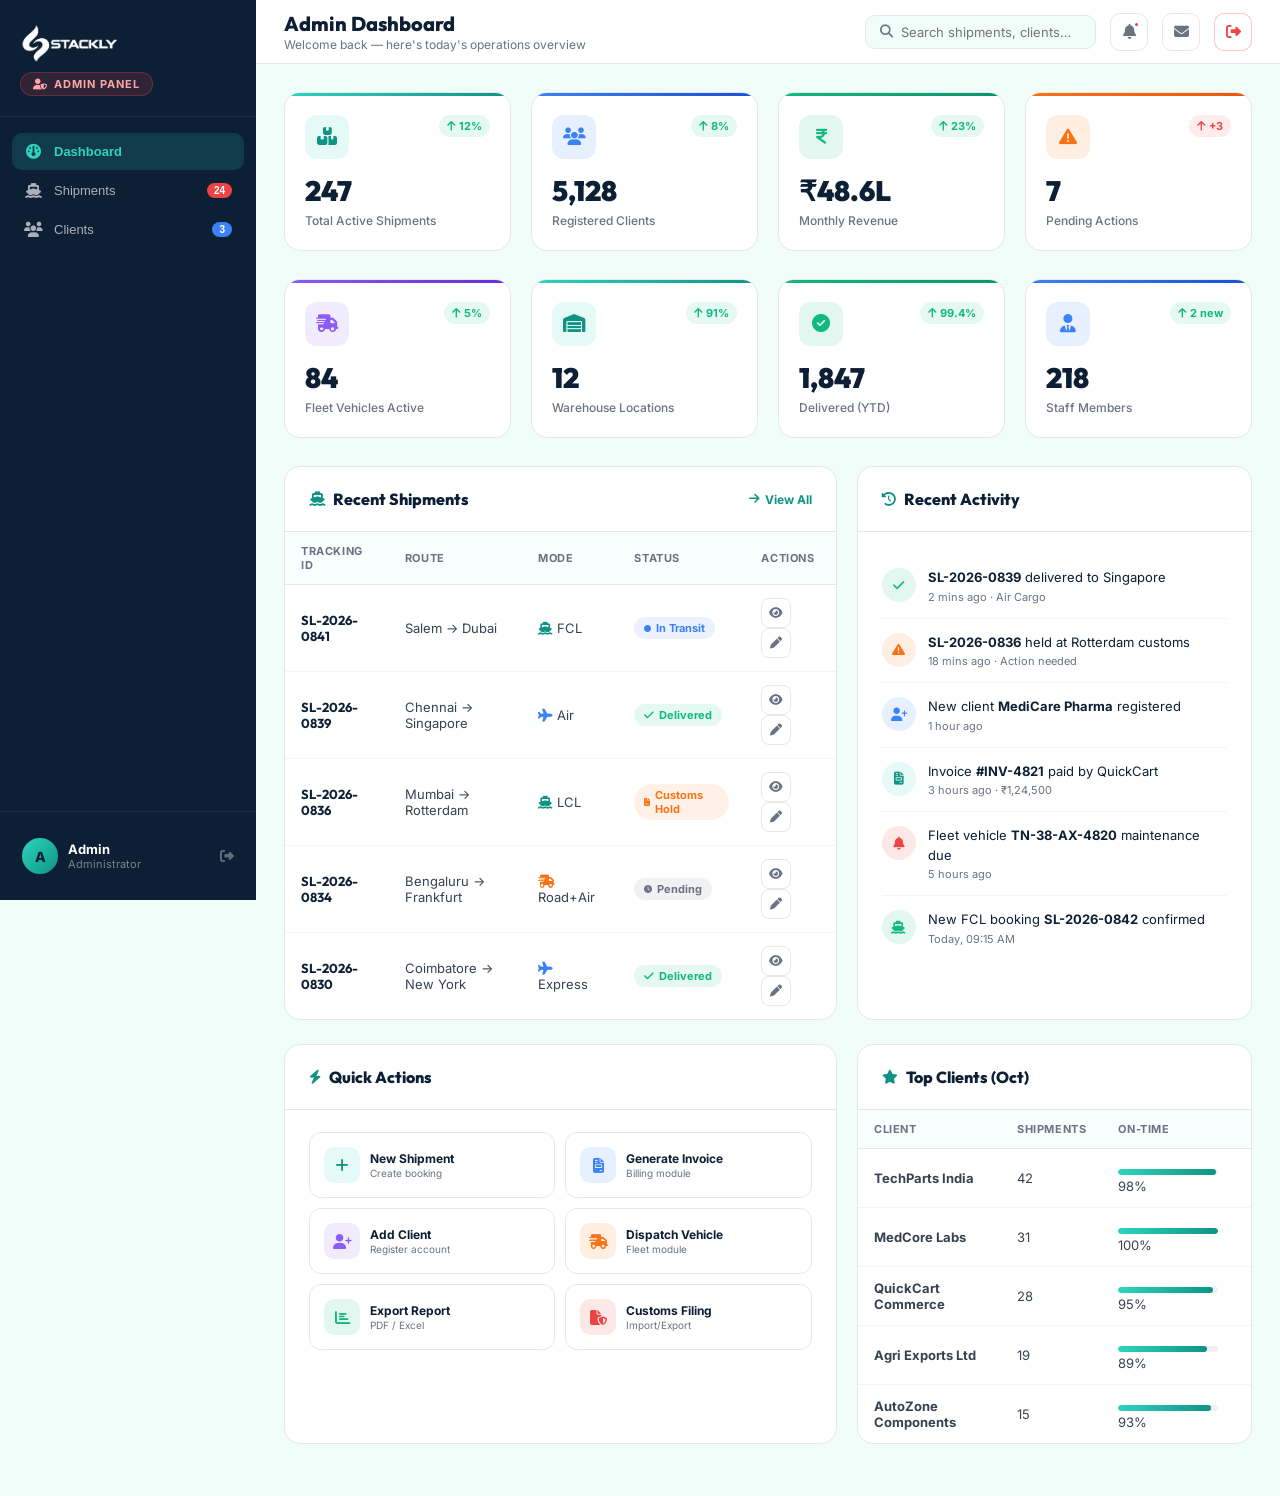
<file: admin-dashboard.html>
<!DOCTYPE html>
<html lang="en">
<head>
  <meta charset="UTF-8"/>
  <meta name="viewport" content="width=device-width,initial-scale=1.0"/>
  <title>Admin Dashboard | Stackly Logistics</title>
  <link rel="preconnect" href="https://fonts.googleapis.com"/>
  <link rel="preconnect" href="https://fonts.gstatic.com" crossorigin/>
  <link href="https://fonts.googleapis.com/css2?family=Inter:wght@300;400;500;600;700;800;900&family=Outfit:wght@300;400;500;600;700;800;900&display=swap" rel="stylesheet"/>
  <link rel="stylesheet" href="https://cdnjs.cloudflare.com/ajax/libs/font-awesome/6.5.1/css/all.min.css"/>
  <style>
    *,*::before,*::after{box-sizing:border-box;margin:0;padding:0}
    :root{
      --primary:#0d1f35;--primary2:#1a2e44;--accent:#2dd4bf;--accent-dark:#0f9484;
      --accent-light:rgba(45,212,191,.12);--white:#fff;--off:#f0fdf9;
      --text:#0d1f35;--muted:#6b7280;--border:#e5e7eb;
      --red:#ef4444;--orange:#f97316;--blue:#3b82f6;--green:#10b981;--purple:#8b5cf6;
      --sidebar-w:256px;
    }
    body{font-family:'Inter',sans-serif;background:var(--off);color:var(--text);display:flex;min-height:100vh;overflow-x:hidden}
    a{text-decoration:none;color:inherit}

    /* ── SIDEBAR ── */
    .sidebar{
      width:var(--sidebar-w);flex-shrink:0;
      background:var(--primary);
      display:flex;flex-direction:column;
      position:fixed;top:0;left:0;bottom:0;
      z-index:200;
      transition:transform .3s;
    }
    .sidebar-logo{
      padding:24px 20px 20px;
      border-bottom:1px solid rgba(255,255,255,.07);
    }
    .sidebar-logo img{height:38px;filter:brightness(0) invert(1)}
    .sidebar-role-badge{
      display:inline-flex;align-items:center;gap:6px;
      margin-top:10px;
      background:rgba(239,68,68,.15);border:1px solid rgba(239,68,68,.3);
      color:#fca5a5;font-size:11px;font-weight:700;
      letter-spacing:1px;text-transform:uppercase;
      padding:4px 12px;border-radius:50px;
    }
    .sidebar-nav{flex:1;overflow-y:auto;padding:16px 12px}
    .nav-section-label{
      font-size:10px;font-weight:700;color:rgba(255,255,255,.3);
      letter-spacing:1.5px;text-transform:uppercase;
      padding:16px 8px 8px;
    }
    .nav-item{
      display:flex;align-items:center;gap:12px;
      padding:11px 12px;border-radius:10px;
      font-size:13px;font-weight:500;color:rgba(255,255,255,.65);
      cursor:pointer;transition:all .2s;margin-bottom:2px;
      border:none;background:none;width:100%;text-align:left;
    }
    .nav-item i{width:18px;font-size:15px;text-align:center;flex-shrink:0}
    .nav-item:hover{background:rgba(255,255,255,.07);color:#fff}
    .nav-item.active{background:rgba(45,212,191,.15);color:#2dd4bf;font-weight:700}
    .nav-item .nav-badge{
      margin-left:auto;background:var(--red);color:#fff;
      font-size:10px;font-weight:700;padding:2px 7px;border-radius:50px;
    }
    .sidebar-bottom{padding:16px 12px;border-top:1px solid rgba(255,255,255,.07)}
    .sidebar-user{
      display:flex;align-items:center;gap:10px;
      padding:10px 10px;border-radius:10px;
      cursor:pointer;transition:background .2s;
    }
    .sidebar-user:hover{background:rgba(255,255,255,.07)}
    .sb-avatar{
      width:36px;height:36px;border-radius:50%;
      background:linear-gradient(135deg,#2dd4bf,#0f9484);
      display:flex;align-items:center;justify-content:center;
      font-size:14px;font-weight:800;color:#0d1f35;flex-shrink:0;
    }
    .sb-name{font-size:13px;font-weight:700;color:#fff}
    .sb-role{font-size:11px;color:rgba(255,255,255,.45)}
    .sb-signout{margin-left:auto;color:rgba(255,255,255,.35);font-size:14px;cursor:pointer;transition:color .2s}
    .sb-signout:hover{color:var(--red)}

    /* ── MAIN ── */
    .main{margin-left:var(--sidebar-w);flex:1;display:flex;flex-direction:column;min-height:100vh}

    /* ── TOP BAR ── */
    .topbar{
      background:#fff;border-bottom:1px solid var(--border);
      padding:0 28px;height:64px;
      display:flex;align-items:center;justify-content:space-between;
      position:sticky;top:0;z-index:100;
    }
    .topbar-left{display:flex;align-items:center;gap:16px}
    .page-title{font-family:'Outfit',sans-serif;font-size:20px;font-weight:800;color:var(--text)}
    .page-sub{font-size:12px;color:var(--muted);margin-top:1px}
    .topbar-right{display:flex;align-items:center;gap:14px}
    .tb-btn{
      width:38px;height:38px;border-radius:10px;border:1px solid var(--border);
      background:#fff;color:var(--muted);font-size:15px;
      display:flex;align-items:center;justify-content:center;
      cursor:pointer;transition:all .2s;position:relative;
    }
    .tb-btn:hover{border-color:var(--accent);color:var(--accent-dark)}
    .tb-dot{position:absolute;top:7px;right:7px;width:7px;height:7px;border-radius:50%;background:var(--red);border:2px solid #fff}
    .tb-search{
      display:flex;align-items:center;gap:8px;
      background:var(--off);border:1px solid var(--border);
      border-radius:10px;padding:8px 14px;font-size:13px;color:var(--muted);
    }
    .tb-search input{border:none;background:none;outline:none;font-size:13px;color:var(--text);width:180px;font-family:'Inter',sans-serif}

    /* ── CONTENT ── */
    .content{padding:28px;flex:1}

    /* ── STAT CARDS ── */
    .stats-grid{display:grid;grid-template-columns:repeat(4,1fr);gap:20px;margin-bottom:28px}
    .stat-card{
      background:#fff;border-radius:16px;padding:22px 20px;
      border:1px solid var(--border);
      display:flex;flex-direction:column;gap:4px;
      transition:transform .25s,box-shadow .25s;position:relative;overflow:hidden;
    }
    .stat-card::after{content:'';position:absolute;top:0;left:0;right:0;height:3px}
    .stat-card.teal::after{background:linear-gradient(90deg,#2dd4bf,#0f9484)}
    .stat-card.blue::after{background:linear-gradient(90deg,#3b82f6,#1d4ed8)}
    .stat-card.green::after{background:linear-gradient(90deg,#10b981,#059669)}
    .stat-card.orange::after{background:linear-gradient(90deg,#f97316,#ea580c)}
    .stat-card.purple::after{background:linear-gradient(90deg,#8b5cf6,#6d28d9)}
    .stat-card:hover{transform:translateY(-3px);box-shadow:0 10px 28px rgba(13,31,53,.1)}
    .sc-top{display:flex;align-items:flex-start;justify-content:space-between;margin-bottom:14px}
    .sc-ico{width:44px;height:44px;border-radius:12px;display:flex;align-items:center;justify-content:center;font-size:18px}
    .sc-ico.teal{background:rgba(45,212,191,.12);color:#0f9484}
    .sc-ico.blue{background:rgba(59,130,246,.12);color:#3b82f6}
    .sc-ico.green{background:rgba(16,185,129,.12);color:#10b981}
    .sc-ico.orange{background:rgba(249,115,22,.12);color:#f97316}
    .sc-ico.purple{background:rgba(139,92,246,.12);color:#8b5cf6}
    .sc-trend{font-size:11px;font-weight:700;display:flex;align-items:center;gap:4px;padding:4px 8px;border-radius:50px}
    .sc-trend.up{background:rgba(16,185,129,.1);color:#10b981}
    .sc-trend.down{background:rgba(239,68,68,.1);color:var(--red)}
    .sc-n{font-family:'Outfit',sans-serif;font-size:28px;font-weight:900;color:var(--text);line-height:1}
    .sc-l{font-size:12px;color:var(--muted);margin-top:4px;font-weight:500}

    /* ── SECTION HEADER ── */
    .sec-hdr{display:flex;align-items:center;justify-content:space-between;margin-bottom:16px}
    .sec-title{font-family:'Outfit',sans-serif;font-size:16px;font-weight:800;color:var(--text);display:flex;align-items:center;gap:8px}
    .sec-title i{font-size:14px;color:var(--accent-dark)}
    .sec-action{font-size:12px;font-weight:700;color:var(--accent-dark);cursor:pointer;display:flex;align-items:center;gap:5px}
    .sec-action:hover{color:var(--accent)}

    /* ── CARD ── */
    .card{background:#fff;border-radius:16px;border:1px solid var(--border);overflow:hidden;margin-bottom:24px}
    .card-pad{padding:22px 24px}

    /* ── TABLE ── */
    .tbl-wrap{overflow-x:auto}
    table.adm-tbl{width:100%;border-collapse:collapse}
    .adm-tbl th{
      padding:12px 16px;font-size:11px;font-weight:700;color:var(--muted);
      text-transform:uppercase;letter-spacing:.6px;text-align:left;
      background:#f8fffe;border-bottom:1px solid var(--border);
    }
    .adm-tbl td{padding:13px 16px;font-size:13px;color:#374151;border-bottom:1px solid #f3f4f6}
    .adm-tbl tr:last-child td{border-bottom:none}
    .adm-tbl tbody tr{transition:background .15s;cursor:pointer}
    .adm-tbl tbody tr:hover td{background:#f8fffe}
    .tid{font-weight:700;color:var(--text);font-family:'Outfit',sans-serif;font-size:13px}
    .badge{display:inline-flex;align-items:center;gap:5px;padding:4px 10px;border-radius:50px;font-size:11px;font-weight:700}
    .badge.transit{background:rgba(59,130,246,.1);color:#3b82f6}
    .badge.delivered{background:rgba(16,185,129,.1);color:#10b981}
    .badge.customs{background:rgba(249,115,22,.1);color:#f97316}
    .badge.pending{background:rgba(107,114,128,.1);color:var(--muted)}
    .badge.alert{background:rgba(239,68,68,.1);color:var(--red)}
    .badge.admin{background:rgba(139,92,246,.1);color:#8b5cf6}
    .badge.user{background:rgba(45,212,191,.1);color:#0f9484}
    .action-btn{
      width:30px;height:30px;border-radius:8px;border:1px solid var(--border);
      background:#fff;color:var(--muted);font-size:12px;
      display:inline-flex;align-items:center;justify-content:center;
      cursor:pointer;transition:all .2s;margin-right:4px;
    }
    .action-btn:hover{border-color:var(--accent);color:var(--accent-dark)}

    /* ── TWO COL ── */
    .two-col{display:grid;grid-template-columns:1.4fr 1fr;gap:20px}

    /* ── ACTIVITY FEED ── */
    .activity-list{display:flex;flex-direction:column}
    .activity-item{
      display:flex;align-items:flex-start;gap:12px;
      padding:14px 0;border-bottom:1px solid #f3f4f6;
    }
    .activity-item:last-child{border-bottom:none}
    .act-ico{
      width:34px;height:34px;border-radius:50%;
      display:flex;align-items:center;justify-content:center;
      font-size:13px;flex-shrink:0;
    }
    .act-ico.green{background:rgba(16,185,129,.12);color:#10b981}
    .act-ico.blue{background:rgba(59,130,246,.12);color:#3b82f6}
    .act-ico.orange{background:rgba(249,115,22,.12);color:#f97316}
    .act-ico.red{background:rgba(239,68,68,.12);color:var(--red)}
    .act-ico.teal{background:rgba(45,212,191,.12);color:#0f9484}
    .act-body{flex:1}
    .act-text{font-size:13px;color:var(--text);line-height:1.5}
    .act-text strong{font-weight:700}
    .act-time{font-size:11px;color:var(--muted);margin-top:2px}

    /* ── CLIENTS TABLE ── */
    .client-row td:first-child{font-weight:700}
    .perf-bar-wrap{background:#f0f0f0;border-radius:50px;height:6px;width:100px;overflow:hidden;display:inline-block}
    .perf-bar{height:100%;border-radius:50px;background:linear-gradient(90deg,#2dd4bf,#0f9484)}

    /* ── QUICK ACTIONS ── */
    .qa-grid{display:grid;grid-template-columns:1fr 1fr;gap:10px}
    .qa-btn{
      display:flex;align-items:center;gap:10px;
      padding:14px;border-radius:12px;border:1px solid var(--border);
      background:#fff;cursor:pointer;transition:all .2s;text-align:left;font-family:'Inter',sans-serif;
    }
    .qa-btn:hover{border-color:var(--accent);background:var(--accent-light)}
    .qa-ico{width:36px;height:36px;border-radius:10px;display:flex;align-items:center;justify-content:center;font-size:15px;flex-shrink:0}
    .qa-label{font-size:12px;font-weight:700;color:var(--text)}
    .qa-sub{font-size:10px;color:var(--muted);margin-top:1px}

    /* ── SIGN OUT MODAL ── */
    .so-overlay{display:none;position:fixed;inset:0;background:rgba(13,31,53,.65);backdrop-filter:blur(8px);z-index:9999;align-items:center;justify-content:center}
    .so-overlay.open{display:flex}
    .so-modal{background:#fff;border-radius:24px;padding:40px;max-width:400px;width:90%;text-align:center;animation:modalIn .3s ease}
    @keyframes modalIn{from{transform:scale(.88);opacity:0}to{transform:scale(1);opacity:1}}
    .so-ico{width:72px;height:72px;border-radius:50%;background:rgba(239,68,68,.1);display:flex;align-items:center;justify-content:center;font-size:28px;color:var(--red);margin:0 auto 18px}
    .so-modal h2{font-family:'Outfit',sans-serif;font-size:20px;font-weight:800;color:var(--text);margin-bottom:8px}
    .so-modal p{font-size:13px;color:var(--muted);margin-bottom:24px;line-height:1.6}
    .so-btns{display:flex;gap:10px}
    .so-cancel{flex:1;padding:12px;border-radius:50px;border:2px solid var(--border);background:#fff;color:#374151;font-size:14px;font-weight:700;cursor:pointer;font-family:'Inter',sans-serif;transition:all .2s}
    .so-cancel:hover{border-color:var(--text)}
    .so-confirm{flex:1;padding:12px;border-radius:50px;border:none;background:linear-gradient(135deg,var(--red),#dc2626);color:#fff;font-size:14px;font-weight:700;cursor:pointer;font-family:'Inter',sans-serif;display:flex;align-items:center;justify-content:center;gap:8px;transition:all .2s}
    .so-confirm:hover{opacity:.9;transform:translateY(-1px)}

    /* ── MOBILE SIDEBAR CLOSE & OVERLAY ── */
    .sidebar-close-btn{
      display:none;width:34px;height:34px;border-radius:10px;
      background:rgba(255,255,255,.08);border:1px solid rgba(255,255,255,.15);
      color:#fff;font-size:16px;cursor:pointer;
      align-items:center;justify-content:center;
      transition:all .2s;flex-shrink:0;
    }
    .sidebar-close-btn:hover{background:rgba(239,68,68,.25);color:#fca5a5;border-color:rgba(239,68,68,.4)}
    .sidebar-overlay{
      display:none;position:fixed;inset:0;background:rgba(13,31,53,.6);
      backdrop-filter:blur(4px);z-index:190;opacity:0;transition:opacity .3s ease;
    }
    .sidebar-overlay.open{display:block;opacity:1}

    /* ── SIDEBAR TOGGLE (mobile) ── */
    .hamburger-btn{display:none;background:none;border:none;cursor:pointer;font-size:20px;color:var(--text)}

    /* ── RESPONSIVE ── */
    @media(max-width:1100px){.stats-grid{grid-template-columns:repeat(2,1fr)}.two-col{grid-template-columns:1fr}}
    @media(max-width:768px){
      .sidebar{transform:translateX(-100%);box-shadow:0 0 50px rgba(0,0,0,0.5)}
      .sidebar.open{transform:translateX(0)}
      .sidebar-close-btn{display:inline-flex}
      .main{margin-left:0}
      .hamburger-btn{display:flex}
      .stats-grid{grid-template-columns:1fr 1fr}
      .content{padding:16px}
      .topbar{padding:0 16px}
    }
    @media(max-width:500px){.stats-grid{grid-template-columns:1fr}.qa-grid{grid-template-columns:1fr}}
  </style>
</head>
<body>

<!-- SIGN OUT MODAL -->
<div class="so-overlay" id="so-overlay">
  <div class="so-modal">
    <div class="so-ico"><i class="fa-solid fa-right-from-bracket"></i></div>
    <h2>Sign Out?</h2>
    <p>You'll be returned to the login screen. All unsaved changes will be lost.</p>
    <div class="so-btns">
      <button class="so-cancel" onclick="document.getElementById('so-overlay').classList.remove('open')">Cancel</button>
      <button class="so-confirm" id="so-confirm-btn" onclick="doSignOut()"><i class="fa-solid fa-right-from-bracket"></i> Sign Out</button>
    </div>
  </div>
</div>

<!-- SIDEBAR OVERLAY -->
<div class="sidebar-overlay" id="sidebar-overlay" onclick="closeSidebar()"></div>

<!-- SIDEBAR -->
<aside class="sidebar" id="sidebar">
  <div class="sidebar-logo">
    <div style="display:flex;align-items:center;justify-content:space-between;gap:12px">
      <img src="images/Logo.webp" alt="Stackly Logistics"/>
      <button class="sidebar-close-btn" id="sidebar-close-btn" onclick="closeSidebar()" aria-label="Close sidebar">
        <i class="fa-solid fa-xmark"></i>
      </button>
    </div>
    <div class="sidebar-role-badge"><i class="fa-solid fa-user-shield"></i> Admin Panel</div>
  </div>

  <nav class="sidebar-nav">
    <button class="nav-item active" id="btn-adm-overview" onclick="showSection('overview')"><i class="fa-solid fa-gauge"></i> Dashboard</button>
    <button class="nav-item" id="btn-adm-shipments" onclick="showSection('shipments')"><i class="fa-solid fa-ship"></i> Shipments <span class="nav-badge">24</span></button>
    <button class="nav-item" id="btn-adm-clients" onclick="showSection('clients')"><i class="fa-solid fa-users"></i> Clients <span class="nav-badge" style="background:#3b82f6">3</span></button>
  </nav>

  <div class="sidebar-bottom">
    <div class="sidebar-user">
      <div class="sb-avatar" id="sb-avatar">A</div>
      <div>
        <div class="sb-name" id="sb-name">Admin</div>
        <div class="sb-role">Administrator</div>
      </div>
      <i class="fa-solid fa-right-from-bracket sb-signout" onclick="document.getElementById('so-overlay').classList.add('open')" title="Sign Out"></i>
    </div>
  </div>
</aside>

<!-- MAIN -->
<div class="main">
  <!-- TOP BAR -->
  <div class="topbar">
    <div class="topbar-left">
      <button class="hamburger-btn" onclick="toggleSidebar()" aria-label="Toggle navigation">
        <i class="fa-solid fa-bars"></i>
      </button>
      <div>
        <div class="page-title" id="page-title">Admin Dashboard</div>
        <div class="page-sub" id="page-sub">Welcome back — here's today's operations overview</div>
      </div>
    </div>
    <div class="topbar-right">
      <div class="tb-search">
        <i class="fa-solid fa-magnifying-glass"></i>
        <input type="text" placeholder="Search shipments, clients…"/>
      </div>
      <button class="tb-btn"><i class="fa-solid fa-bell"></i><span class="tb-dot"></span></button>
      <button class="tb-btn"><i class="fa-solid fa-envelope"></i></button>
      <button class="tb-btn" onclick="document.getElementById('so-overlay').classList.add('open')" title="Sign Out" style="border-color:rgba(239,68,68,.3);color:var(--red)">
        <i class="fa-solid fa-right-from-bracket"></i>
      </button>
    </div>
  </div>

  <!-- CONTENT -->
  <div class="content">

    <!-- ══ OVERVIEW SECTION ══ -->
    <div id="section-overview">

      <!-- Stat Cards -->
      <div class="stats-grid">
        <div class="stat-card teal">
          <div class="sc-top">
            <div class="sc-ico teal"><i class="fa-solid fa-boxes-stacked"></i></div>
            <div class="sc-trend up"><i class="fa-solid fa-arrow-up"></i> 12%</div>
          </div>
          <div class="sc-n">247</div>
          <div class="sc-l">Total Active Shipments</div>
        </div>
        <div class="stat-card blue">
          <div class="sc-top">
            <div class="sc-ico blue"><i class="fa-solid fa-users"></i></div>
            <div class="sc-trend up"><i class="fa-solid fa-arrow-up"></i> 8%</div>
          </div>
          <div class="sc-n">5,128</div>
          <div class="sc-l">Registered Clients</div>
        </div>
        <div class="stat-card green">
          <div class="sc-top">
            <div class="sc-ico green"><i class="fa-solid fa-indian-rupee-sign"></i></div>
            <div class="sc-trend up"><i class="fa-solid fa-arrow-up"></i> 23%</div>
          </div>
          <div class="sc-n">₹48.6L</div>
          <div class="sc-l">Monthly Revenue</div>
        </div>
        <div class="stat-card orange">
          <div class="sc-top">
            <div class="sc-ico orange"><i class="fa-solid fa-triangle-exclamation"></i></div>
            <div class="sc-trend down"><i class="fa-solid fa-arrow-up"></i> +3</div>
          </div>
          <div class="sc-n">7</div>
          <div class="sc-l">Pending Actions</div>
        </div>
      </div>

      <div class="stats-grid" style="margin-bottom:28px">
        <div class="stat-card purple">
          <div class="sc-top">
            <div class="sc-ico purple"><i class="fa-solid fa-truck-fast"></i></div>
            <div class="sc-trend up"><i class="fa-solid fa-arrow-up"></i> 5%</div>
          </div>
          <div class="sc-n">84</div>
          <div class="sc-l">Fleet Vehicles Active</div>
        </div>
        <div class="stat-card teal">
          <div class="sc-top">
            <div class="sc-ico teal"><i class="fa-solid fa-warehouse"></i></div>
            <div class="sc-trend up"><i class="fa-solid fa-arrow-up"></i> 91%</div>
          </div>
          <div class="sc-n">12</div>
          <div class="sc-l">Warehouse Locations</div>
        </div>
        <div class="stat-card green">
          <div class="sc-top">
            <div class="sc-ico green"><i class="fa-solid fa-circle-check"></i></div>
            <div class="sc-trend up"><i class="fa-solid fa-arrow-up"></i> 99.4%</div>
          </div>
          <div class="sc-n">1,847</div>
          <div class="sc-l">Delivered (YTD)</div>
        </div>
        <div class="stat-card blue">
          <div class="sc-top">
            <div class="sc-ico blue"><i class="fa-solid fa-user-tie"></i></div>
            <div class="sc-trend up"><i class="fa-solid fa-arrow-up"></i> 2 new</div>
          </div>
          <div class="sc-n">218</div>
          <div class="sc-l">Staff Members</div>
        </div>
      </div>

      <!-- Two-column: Shipments + Activity -->
      <div class="two-col">
        <!-- Recent Shipments -->
        <div class="card">
          <div class="card-pad" style="border-bottom:1px solid var(--border)">
            <div class="sec-hdr" style="margin-bottom:0">
              <div class="sec-title"><i class="fa-solid fa-ship"></i> Recent Shipments</div>
              <div class="sec-action" onclick="showSection('shipments')"><i class="fa-solid fa-arrow-right"></i> View All</div>
            </div>
          </div>
          <div class="tbl-wrap">
            <table class="adm-tbl">
              <thead><tr><th>Tracking ID</th><th>Route</th><th>Mode</th><th>Status</th><th>Actions</th></tr></thead>
              <tbody>
                <tr><td><span class="tid">SL-2026-0841</span></td><td>Salem → Dubai</td><td><i class="fa-solid fa-ship" style="color:#0f9484"></i> FCL</td><td><span class="badge transit"><i class="fa-solid fa-circle" style="font-size:7px"></i> In Transit</span></td><td><button class="action-btn" title="View"><i class="fa-solid fa-eye"></i></button><button class="action-btn" title="Edit"><i class="fa-solid fa-pen"></i></button></td></tr>
                <tr><td><span class="tid">SL-2026-0839</span></td><td>Chennai → Singapore</td><td><i class="fa-solid fa-plane" style="color:#3b82f6"></i> Air</td><td><span class="badge delivered"><i class="fa-solid fa-check"></i> Delivered</span></td><td><button class="action-btn" title="View"><i class="fa-solid fa-eye"></i></button><button class="action-btn" title="Edit"><i class="fa-solid fa-pen"></i></button></td></tr>
                <tr><td><span class="tid">SL-2026-0836</span></td><td>Mumbai → Rotterdam</td><td><i class="fa-solid fa-ship" style="color:#0f9484"></i> LCL</td><td><span class="badge customs"><i class="fa-solid fa-file-contract" style="font-size:8px"></i> Customs Hold</span></td><td><button class="action-btn" title="View"><i class="fa-solid fa-eye"></i></button><button class="action-btn" title="Edit"><i class="fa-solid fa-pen"></i></button></td></tr>
                <tr><td><span class="tid">SL-2026-0834</span></td><td>Bengaluru → Frankfurt</td><td><i class="fa-solid fa-truck-fast" style="color:#f97316"></i> Road+Air</td><td><span class="badge pending"><i class="fa-solid fa-clock" style="font-size:8px"></i> Pending</span></td><td><button class="action-btn" title="View"><i class="fa-solid fa-eye"></i></button><button class="action-btn" title="Edit"><i class="fa-solid fa-pen"></i></button></td></tr>
                <tr><td><span class="tid">SL-2026-0830</span></td><td>Coimbatore → New York</td><td><i class="fa-solid fa-plane" style="color:#3b82f6"></i> Express</td><td><span class="badge delivered"><i class="fa-solid fa-check"></i> Delivered</span></td><td><button class="action-btn" title="View"><i class="fa-solid fa-eye"></i></button><button class="action-btn" title="Edit"><i class="fa-solid fa-pen"></i></button></td></tr>
              </tbody>
            </table>
          </div>
        </div>

        <!-- Activity Feed -->
        <div class="card">
          <div class="card-pad" style="border-bottom:1px solid var(--border)">
            <div class="sec-title"><i class="fa-solid fa-clock-rotate-left"></i> Recent Activity</div>
          </div>
          <div class="card-pad">
            <div class="activity-list">
              <div class="activity-item"><div class="act-ico green"><i class="fa-solid fa-check"></i></div><div class="act-body"><div class="act-text"><strong>SL-2026-0839</strong> delivered to Singapore</div><div class="act-time">2 mins ago · Air Cargo</div></div></div>
              <div class="activity-item"><div class="act-ico orange"><i class="fa-solid fa-triangle-exclamation"></i></div><div class="act-body"><div class="act-text"><strong>SL-2026-0836</strong> held at Rotterdam customs</div><div class="act-time">18 mins ago · Action needed</div></div></div>
              <div class="activity-item"><div class="act-ico blue"><i class="fa-solid fa-user-plus"></i></div><div class="act-body"><div class="act-text">New client <strong>MediCare Pharma</strong> registered</div><div class="act-time">1 hour ago</div></div></div>
              <div class="activity-item"><div class="act-ico teal"><i class="fa-solid fa-file-invoice"></i></div><div class="act-body"><div class="act-text">Invoice <strong>#INV-4821</strong> paid by QuickCart</div><div class="act-time">3 hours ago · ₹1,24,500</div></div></div>
              <div class="activity-item"><div class="act-ico red"><i class="fa-solid fa-bell"></i></div><div class="act-body"><div class="act-text">Fleet vehicle <strong>TN-38-AX-4820</strong> maintenance due</div><div class="act-time">5 hours ago</div></div></div>
              <div class="activity-item"><div class="act-ico green"><i class="fa-solid fa-ship"></i></div><div class="act-body"><div class="act-text">New FCL booking <strong>SL-2026-0842</strong> confirmed</div><div class="act-time">Today, 09:15 AM</div></div></div>
            </div>
          </div>
        </div>
      </div>

      <!-- Quick Actions + Top Clients -->
      <div class="two-col">
        <div class="card">
          <div class="card-pad" style="border-bottom:1px solid var(--border)">
            <div class="sec-title"><i class="fa-solid fa-bolt"></i> Quick Actions</div>
          </div>
          <div class="card-pad">
            <div class="qa-grid">
              <button class="qa-btn" onclick="alert('Create shipment — coming soon!')"><div class="qa-ico" style="background:rgba(45,212,191,.12);color:#0f9484"><i class="fa-solid fa-plus"></i></div><div><div class="qa-label">New Shipment</div><div class="qa-sub">Create booking</div></div></button>
              <button class="qa-btn" onclick="alert('Invoice generator — coming soon!')"><div class="qa-ico" style="background:rgba(59,130,246,.12);color:#3b82f6"><i class="fa-solid fa-file-invoice"></i></div><div><div class="qa-label">Generate Invoice</div><div class="qa-sub">Billing module</div></div></button>
              <button class="qa-btn" onclick="showSection('clients')"><div class="qa-ico" style="background:rgba(139,92,246,.12);color:#8b5cf6"><i class="fa-solid fa-user-plus"></i></div><div><div class="qa-label">Add Client</div><div class="qa-sub">Register account</div></div></button>
              <button class="qa-btn" onclick="alert('Fleet dispatch — coming soon!')"><div class="qa-ico" style="background:rgba(249,115,22,.12);color:#f97316"><i class="fa-solid fa-truck-fast"></i></div><div><div class="qa-label">Dispatch Vehicle</div><div class="qa-sub">Fleet module</div></div></button>
              <button class="qa-btn" onclick="alert('Report generator — coming soon!')"><div class="qa-ico" style="background:rgba(16,185,129,.12);color:#10b981"><i class="fa-solid fa-chart-bar"></i></div><div><div class="qa-label">Export Report</div><div class="qa-sub">PDF / Excel</div></div></button>
              <button class="qa-btn" onclick="alert('Customs filing — coming soon!')"><div class="qa-ico" style="background:rgba(239,68,68,.12);color:var(--red)"><i class="fa-solid fa-file-shield"></i></div><div><div class="qa-label">Customs Filing</div><div class="qa-sub">Import/Export</div></div></button>
            </div>
          </div>
        </div>

        <div class="card">
          <div class="card-pad" style="border-bottom:1px solid var(--border)">
            <div class="sec-title"><i class="fa-solid fa-star"></i> Top Clients (Oct)</div>
          </div>
          <div class="card-pad" style="padding:0">
            <table class="adm-tbl">
              <thead><tr><th>Client</th><th>Shipments</th><th>On-Time</th></tr></thead>
              <tbody>
                <tr class="client-row"><td>TechParts India</td><td>42</td><td><div class="perf-bar-wrap"><div class="perf-bar" style="width:98%"></div></div> 98%</td></tr>
                <tr class="client-row"><td>MedCore Labs</td><td>31</td><td><div class="perf-bar-wrap"><div class="perf-bar" style="width:100%"></div></div> 100%</td></tr>
                <tr class="client-row"><td>QuickCart Commerce</td><td>28</td><td><div class="perf-bar-wrap"><div class="perf-bar" style="width:95%"></div></div> 95%</td></tr>
                <tr class="client-row"><td>Agri Exports Ltd</td><td>19</td><td><div class="perf-bar-wrap"><div class="perf-bar" style="width:89%"></div></div> 89%</td></tr>
                <tr class="client-row"><td>AutoZone Components</td><td>15</td><td><div class="perf-bar-wrap"><div class="perf-bar" style="width:93%"></div></div> 93%</td></tr>
              </tbody>
            </table>
          </div>
        </div>
      </div>
    </div>

    <!-- ══ SHIPMENTS SECTION ══ -->
    <div id="section-shipments" style="display:none">
      <div class="card">
        <div class="card-pad" style="border-bottom:1px solid var(--border);display:flex;align-items:center;justify-content:space-between">
          <div class="sec-title"><i class="fa-solid fa-ship"></i> All Shipments</div>
          <button style="display:inline-flex;align-items:center;gap:8px;padding:10px 18px;border-radius:50px;background:linear-gradient(135deg,#2dd4bf,#0f9484);color:#fff;font-weight:700;font-size:13px;border:none;cursor:pointer;font-family:'Inter',sans-serif" onclick="alert('New shipment form — coming soon!')">
            <i class="fa-solid fa-plus"></i> New Shipment
          </button>
        </div>
        <div class="card-pad" style="border-bottom:1px solid var(--border);display:flex;gap:10px;flex-wrap:wrap">
          <button class="badge transit" style="cursor:pointer;padding:7px 14px">All (247)</button>
          <button class="badge transit" style="cursor:pointer;padding:7px 14px"><i class="fa-solid fa-circle" style="font-size:7px"></i> In Transit (98)</button>
          <button class="badge delivered" style="cursor:pointer;padding:7px 14px"><i class="fa-solid fa-check"></i> Delivered (132)</button>
          <button class="badge customs" style="cursor:pointer;padding:7px 14px"><i class="fa-solid fa-file-contract" style="font-size:8px"></i> Customs Hold (9)</button>
          <button class="badge pending" style="cursor:pointer;padding:7px 14px"><i class="fa-solid fa-clock" style="font-size:8px"></i> Pending (8)</button>
        </div>
        <div class="tbl-wrap">
          <table class="adm-tbl">
            <thead><tr><th>Tracking ID</th><th>Client</th><th>Origin</th><th>Destination</th><th>Mode</th><th>Weight</th><th>Status</th><th>ETA</th><th>Actions</th></tr></thead>
            <tbody>
              <tr><td><span class="tid">SL-2026-0841</span></td><td>TechParts India</td><td>Salem, IN</td><td>Dubai, UAE</td><td><i class="fa-solid fa-ship" style="color:#0f9484"></i> Ocean FCL</td><td>4,200 kg</td><td><span class="badge transit"><i class="fa-solid fa-circle" style="font-size:7px"></i> In Transit</span></td><td>Oct 12</td><td><button class="action-btn" title="View"><i class="fa-solid fa-eye"></i></button><button class="action-btn" title="Edit"><i class="fa-solid fa-pen"></i></button><button class="action-btn" title="Delete" style="color:var(--red)"><i class="fa-solid fa-trash"></i></button></td></tr>
              <tr><td><span class="tid">SL-2026-0839</span></td><td>MedCore Labs</td><td>Chennai, IN</td><td>Singapore</td><td><i class="fa-solid fa-plane" style="color:#3b82f6"></i> Air Cargo</td><td>380 kg</td><td><span class="badge delivered"><i class="fa-solid fa-check"></i> Delivered</span></td><td>Oct 04</td><td><button class="action-btn" title="View"><i class="fa-solid fa-eye"></i></button><button class="action-btn" title="Edit"><i class="fa-solid fa-pen"></i></button><button class="action-btn" title="Delete" style="color:var(--red)"><i class="fa-solid fa-trash"></i></button></td></tr>
              <tr><td><span class="tid">SL-2026-0836</span></td><td>QuickCart Commerce</td><td>Mumbai, IN</td><td>Rotterdam, NL</td><td><i class="fa-solid fa-ship" style="color:#0f9484"></i> Ocean LCL</td><td>1,750 kg</td><td><span class="badge customs"><i class="fa-solid fa-file-contract" style="font-size:8px"></i> Customs Hold</span></td><td>Oct 18</td><td><button class="action-btn" title="View"><i class="fa-solid fa-eye"></i></button><button class="action-btn" title="Edit"><i class="fa-solid fa-pen"></i></button><button class="action-btn" title="Delete" style="color:var(--red)"><i class="fa-solid fa-trash"></i></button></td></tr>
              <tr><td><span class="tid">SL-2026-0834</span></td><td>Agri Exports Ltd</td><td>Bengaluru, IN</td><td>Frankfurt, DE</td><td><i class="fa-solid fa-truck-fast" style="color:#f97316"></i> Road+Air</td><td>820 kg</td><td><span class="badge pending"><i class="fa-solid fa-clock" style="font-size:8px"></i> Pending</span></td><td>Oct 20</td><td><button class="action-btn" title="View"><i class="fa-solid fa-eye"></i></button><button class="action-btn" title="Edit"><i class="fa-solid fa-pen"></i></button><button class="action-btn" title="Delete" style="color:var(--red)"><i class="fa-solid fa-trash"></i></button></td></tr>
              <tr><td><span class="tid">SL-2026-0830</span></td><td>AutoZone Components</td><td>Coimbatore, IN</td><td>New York, US</td><td><i class="fa-solid fa-plane" style="color:#3b82f6"></i> Air Express</td><td>150 kg</td><td><span class="badge delivered"><i class="fa-solid fa-check"></i> Delivered</span></td><td>Oct 01</td><td><button class="action-btn" title="View"><i class="fa-solid fa-eye"></i></button><button class="action-btn" title="Edit"><i class="fa-solid fa-pen"></i></button><button class="action-btn" title="Delete" style="color:var(--red)"><i class="fa-solid fa-trash"></i></button></td></tr>
            </tbody>
          </table>
        </div>
      </div>
    </div>

    <!-- ══ CLIENTS SECTION ══ -->
    <div id="section-clients" style="display:none">
      <div class="card">
        <div class="card-pad" style="border-bottom:1px solid var(--border);display:flex;align-items:center;justify-content:space-between">
          <div class="sec-title"><i class="fa-solid fa-users"></i> Client Management</div>
          <button style="display:inline-flex;align-items:center;gap:8px;padding:10px 18px;border-radius:50px;background:linear-gradient(135deg,#2dd4bf,#0f9484);color:#fff;font-weight:700;font-size:13px;border:none;cursor:pointer;font-family:'Inter',sans-serif" onclick="alert('Add client form — coming soon!')">
            <i class="fa-solid fa-user-plus"></i> Add Client
          </button>
        </div>
        <div class="tbl-wrap">
          <table class="adm-tbl">
            <thead><tr><th>Client</th><th>Type</th><th>Shipments</th><th>Revenue</th><th>Status</th><th>Joined</th><th>Actions</th></tr></thead>
            <tbody>
              <tr><td><strong>TechParts India Pvt Ltd</strong><div style="font-size:11px;color:var(--muted)">rajiv.menon@techparts.in</div></td><td><span class="badge transit">Enterprise</span></td><td>42</td><td>₹8,40,000</td><td><span class="badge delivered">Active</span></td><td>Jan 2022</td><td><button class="action-btn" title="View"><i class="fa-solid fa-eye"></i></button><button class="action-btn" title="Edit"><i class="fa-solid fa-pen"></i></button></td></tr>
              <tr><td><strong>MedCore Labs</strong><div style="font-size:11px;color:var(--muted)">priya.nair@medcore.com</div></td><td><span class="badge transit">Enterprise</span></td><td>31</td><td>₹6,20,000</td><td><span class="badge delivered">Active</span></td><td>Mar 2021</td><td><button class="action-btn" title="View"><i class="fa-solid fa-eye"></i></button><button class="action-btn" title="Edit"><i class="fa-solid fa-pen"></i></button></td></tr>
              <tr><td><strong>QuickCart Commerce</strong><div style="font-size:11px;color:var(--muted)">arjun@quickcart.in</div></td><td><span class="badge" style="background:rgba(249,115,22,.1);color:#f97316">Business</span></td><td>28</td><td>₹3,50,000</td><td><span class="badge delivered">Active</span></td><td>Jun 2023</td><td><button class="action-btn" title="View"><i class="fa-solid fa-eye"></i></button><button class="action-btn" title="Edit"><i class="fa-solid fa-pen"></i></button></td></tr>
              <tr><td><strong>Agri Exports Ltd</strong><div style="font-size:11px;color:var(--muted)">agri@exports.co.in</div></td><td><span class="badge" style="background:rgba(249,115,22,.1);color:#f97316">Business</span></td><td>19</td><td>₹2,10,000</td><td><span class="badge pending">Inactive</span></td><td>Sep 2022</td><td><button class="action-btn" title="View"><i class="fa-solid fa-eye"></i></button><button class="action-btn" title="Edit"><i class="fa-solid fa-pen"></i></button></td></tr>
              <tr><td><strong>AutoZone Components</strong><div style="font-size:11px;color:var(--muted)">auto@azone.in</div></td><td><span class="badge" style="background:rgba(139,92,246,.1);color:#8b5cf6">Standard</span></td><td>15</td><td>₹1,80,000</td><td><span class="badge delivered">Active</span></td><td>Feb 2024</td><td><button class="action-btn" title="View"><i class="fa-solid fa-eye"></i></button><button class="action-btn" title="Edit"><i class="fa-solid fa-pen"></i></button></td></tr>
            </tbody>
          </table>
        </div>
      </div>
    </div>

  </div><!-- /content -->
</div><!-- /main -->

<script>
  // ── Load admin session ─────────────────────────
  (function(){
    let raw = sessionStorage.getItem('sl_user');
    if(!raw){
      // Default to demo admin session if accessed directly
      const demo = { id: 'admin', role: 'admin' };
      sessionStorage.setItem('sl_user', JSON.stringify(demo));
      raw = JSON.stringify(demo);
    }
    const u = JSON.parse(raw);
    let name = u.name;
    if(!name){
      if(u.id && u.id.includes('@')){
        let part = u.id.split('@')[0].replace(/[0-9._-]+/g, ' ').trim();
        name = part ? part.split(' ').map(w=>w.charAt(0).toUpperCase()+w.slice(1)).join(' ') : u.id.split('@')[0];
      } else if(u.id){
        name = u.id.charAt(0).toUpperCase() + u.id.slice(1);
      } else {
        name = 'Admin';
      }
    }
    const init = name.charAt(0).toUpperCase() || 'A';
    const av = document.getElementById('sb-avatar');
    const nm = document.getElementById('sb-name');
    if (av) av.textContent = init;
    if (nm) nm.textContent = name;
  })();

  // ── Section switching ──────────────────────────
  function showSection(name){
    ['overview','shipments','clients'].forEach(s=>{
      const el = document.getElementById('section-'+s);
      if(el) el.style.display = s===name ? '' : 'none';
    });
    const titles = {
      overview:  ['Admin Dashboard','Welcome back — today\'s operations overview'],
      shipments: ['Shipment Management','View, filter and manage all active shipments'],
      clients:   ['Client Management','Manage registered clients and accounts']
    };
    document.getElementById('page-title').textContent = titles[name][0];
    document.getElementById('page-sub').textContent   = titles[name][1];
    document.querySelectorAll('.sidebar-nav .nav-item').forEach(i=>i.classList.remove('active'));
    const btn = document.getElementById('btn-adm-' + name);
    if(btn) btn.classList.add('active');
    closeSidebar();
  }

  // ── Mobile Sidebar Controls ──────────────────────
  function toggleSidebar(){
    const sb = document.getElementById('sidebar');
    const so = document.getElementById('sidebar-overlay');
    if(sb) sb.classList.toggle('open');
    if(so) so.classList.toggle('open');
  }
  function closeSidebar(){
    const sb = document.getElementById('sidebar');
    const so = document.getElementById('sidebar-overlay');
    if(sb) sb.classList.remove('open');
    if(so) so.classList.remove('open');
  }

  // ── Sign out ───────────────────────────────────
  function doSignOut(){
    const btn = document.getElementById('so-confirm-btn');
    btn.innerHTML = '<i class="fa-solid fa-spinner fa-spin"></i> Signing out…';
    btn.disabled = true;
    sessionStorage.removeItem('sl_user');
    setTimeout(()=>{ window.location.href='login.html'; }, 900);
  }
</script>
</body>
</html>
</file>
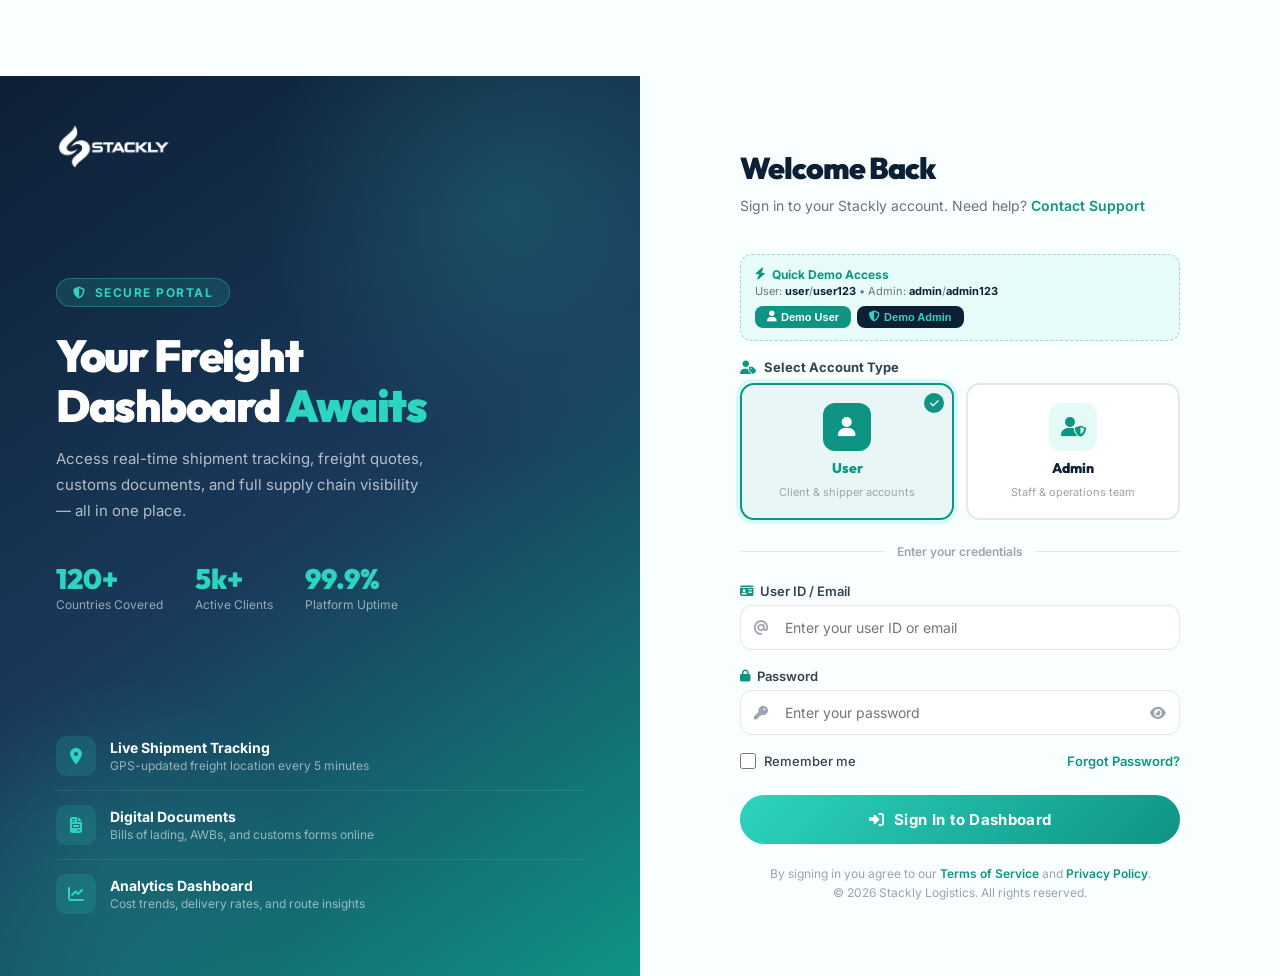
<file: login.html>
<!DOCTYPE html>
<html lang="en">
<head>
  <meta charset="UTF-8" />
  <meta name="viewport" content="width=device-width, initial-scale=1.0" />
  <title>Login | Stackly Logistics</title>
  <meta name="description" content="Log in to your Stackly Logistics account to manage shipments, track freight, and access your logistics dashboard." />
  <link rel="preconnect" href="https://fonts.googleapis.com" />
  <link rel="preconnect" href="https://fonts.gstatic.com" crossorigin />
  <link href="https://fonts.googleapis.com/css2?family=Inter:wght@300;400;500;600;700;800;900&family=Outfit:wght@300;400;500;600;700;800;900&display=swap" rel="stylesheet" />
  <link rel="stylesheet" href="https://cdnjs.cloudflare.com/ajax/libs/font-awesome/6.5.1/css/all.min.css" />
  <link rel="stylesheet" href="style.css" />
  <style>
    /* ── Page Layout ── */
    .login-page {
      min-height: 100vh;
      display: grid;
      grid-template-columns: 1fr 1fr;
    }

    /* ── Left Panel ── */
    .login-panel-left {
      position: relative;
      background: linear-gradient(145deg, #0d1f35 0%, #1a3a5c 50%, #0f9484 100%);
      display: flex;
      flex-direction: column;
      justify-content: space-between;
      padding: 48px 56px;
      overflow: hidden;
    }
    .login-panel-left::before {
      content: '';
      position: absolute;
      top: -120px; right: -120px;
      width: 500px; height: 500px;
      border-radius: 50%;
      background: radial-gradient(circle, rgba(45,212,191,0.18) 0%, transparent 70%);
      pointer-events: none;
    }
    .login-panel-left::after {
      content: '';
      position: absolute;
      bottom: -80px; left: -80px;
      width: 380px; height: 380px;
      border-radius: 50%;
      background: radial-gradient(circle, rgba(45,212,191,0.12) 0%, transparent 70%);
      pointer-events: none;
    }
    .lp-logo { position: relative; z-index: 2; }
    .lp-logo img { height: 44px; width: auto; filter: brightness(0) invert(1); }
    .lp-hero { position: relative; z-index: 2; }
    .lp-tag {
      display: inline-flex; align-items: center; gap: 8px;
      background: rgba(45,212,191,0.15);
      border: 1px solid rgba(45,212,191,0.35);
      color: #2dd4bf;
      font-size: 12px; font-weight: 700;
      letter-spacing: 1.5px; text-transform: uppercase;
      padding: 6px 16px; border-radius: 50px;
      margin-bottom: 24px;
    }
    .lp-title {
      font-family: 'Outfit', sans-serif;
      font-size: clamp(30px, 3.5vw, 48px);
      font-weight: 900;
      color: #fff;
      line-height: 1.1;
      letter-spacing: -1.5px;
      margin-bottom: 16px;
    }
    .lp-title em { color: #2dd4bf; font-style: normal; }
    .lp-sub {
      font-size: 15px;
      color: rgba(255,255,255,0.68);
      line-height: 1.75;
      max-width: 380px;
      margin-bottom: 40px;
    }
    .lp-stats {
      display: flex;
      gap: 32px;
    }
    .lp-stat { }
    .lp-stat-n {
      font-family: 'Outfit', sans-serif;
      font-size: 28px; font-weight: 900;
      color: #2dd4bf; line-height: 1;
    }
    .lp-stat-l {
      font-size: 12px;
      color: rgba(255,255,255,0.55);
      margin-top: 4px;
    }
    .lp-features { position: relative; z-index: 2; }
    .lp-feat {
      display: flex; align-items: center; gap: 14px;
      padding: 14px 0;
      border-bottom: 1px solid rgba(255,255,255,0.08);
    }
    .lp-feat:last-child { border-bottom: none; }
    .lp-feat-ico {
      width: 40px; height: 40px;
      background: rgba(45,212,191,0.15);
      border-radius: 10px;
      display: flex; align-items: center; justify-content: center;
      font-size: 16px; color: #2dd4bf;
      flex-shrink: 0;
    }
    .lp-feat-text h5 {
      font-size: 14px; font-weight: 700;
      color: #fff; margin-bottom: 2px;
    }
    .lp-feat-text p { font-size: 12px; color: rgba(255,255,255,0.55); }

    /* ── Right Panel (Form) ── */
    .login-panel-right {
      background: #f8fffe;
      display: flex;
      align-items: center;
      justify-content: center;
      padding: 48px 40px;
      position: relative;
    }
    .login-form-wrap {
      width: 100%;
      max-width: 440px;
    }
    .lf-header { margin-bottom: 36px; }
    .lf-header h1 {
      font-family: 'Outfit', sans-serif;
      font-size: 30px; font-weight: 900;
      color: #0d1f35;
      letter-spacing: -1px; margin-bottom: 8px;
    }
    .lf-header p { font-size: 14px; color: #6b7280; line-height: 1.6; }
    .lf-header p a { color: #0f9484; font-weight: 600; }

    /* ── User Type Dropdown (above user ID) ── */
    .user-type-section {
      margin-bottom: 24px;
    }
    .user-type-label {
      font-size: 13px; font-weight: 700;
      color: #374151; margin-bottom: 8px;
      display: block;
    }
    .user-type-grid {
      display: grid;
      grid-template-columns: 1fr 1fr;
      gap: 12px;
    }
    .user-type-card {
      position: relative;
      cursor: pointer;
    }
    .user-type-card input[type="radio"] {
      position: absolute; opacity: 0; width: 0; height: 0;
    }
    .user-type-card label {
      display: flex;
      flex-direction: column;
      align-items: center;
      gap: 8px;
      padding: 18px 16px;
      border: 2px solid #e5e7eb;
      border-radius: 14px;
      background: #fff;
      cursor: pointer;
      transition: all 0.25s ease;
      text-align: center;
    }
    .user-type-card label:hover {
      border-color: #2dd4bf;
      background: rgba(45,212,191,0.04);
    }
    .user-type-card input:checked + label {
      border-color: #0f9484;
      background: rgba(15,148,132,0.07);
      box-shadow: 0 0 0 4px rgba(45,212,191,0.15);
    }
    .ut-ico {
      width: 48px; height: 48px;
      border-radius: 12px;
      display: flex; align-items: center; justify-content: center;
      font-size: 20px;
      background: rgba(45,212,191,0.12);
      color: #0f9484;
      transition: background 0.25s;
    }
    .user-type-card input:checked + label .ut-ico {
      background: #0f9484;
      color: #fff;
    }
    .ut-name {
      font-family: 'Outfit', sans-serif;
      font-size: 14px; font-weight: 800;
      color: #0d1f35;
    }
    .ut-desc { font-size: 11px; color: #9ca3af; line-height: 1.4; }
    .user-type-card input:checked + label .ut-name { color: #0f9484; }
    .ut-check {
      position: absolute; top: 10px; right: 10px;
      width: 20px; height: 20px;
      border-radius: 50%;
      background: #0f9484;
      display: flex; align-items: center; justify-content: center;
      font-size: 10px; color: #fff;
      opacity: 0;
      transition: opacity 0.2s;
    }
    .user-type-card input:checked ~ .ut-check { opacity: 1; }

    /* ── Form Fields ── */
    .form-divider {
      display: flex; align-items: center; gap: 12px;
      margin-bottom: 24px;
    }
    .form-divider span {
      height: 1px; background: #e5e7eb; flex: 1;
    }
    .form-divider p {
      font-size: 12px; font-weight: 600;
      color: #9ca3af; white-space: nowrap;
    }
    .lf-group {
      display: flex; flex-direction: column; gap: 6px;
      margin-bottom: 18px;
    }
    .lf-label {
      font-size: 13px; font-weight: 600;
      color: #374151;
      display: flex; align-items: center; gap: 6px;
    }
    .lf-label i { font-size: 12px; color: #0f9484; }
    .lf-input-wrap { position: relative; }
    .lf-input {
      width: 100%;
      padding: 13px 16px 13px 44px;
      border: 1.5px solid #e5e7eb;
      border-radius: 12px;
      font-size: 14px;
      font-family: 'Inter', sans-serif;
      color: #0d1f35;
      background: #fff;
      outline: none;
      transition: border-color 0.3s, box-shadow 0.3s;
    }
    .lf-input:focus {
      border-color: #2dd4bf;
      box-shadow: 0 0 0 3px rgba(45,212,191,0.15);
    }
    .lf-input-ico {
      position: absolute;
      left: 14px; top: 50%;
      transform: translateY(-50%);
      font-size: 14px; color: #9ca3af;
      transition: color 0.3s;
      pointer-events: none;
    }
    .lf-input:focus ~ .lf-input-ico { color: #0f9484; }
    .lf-input-wrap:focus-within .lf-input-ico { color: #0f9484; }
    .lf-toggle-pw {
      position: absolute;
      right: 14px; top: 50%;
      transform: translateY(-50%);
      font-size: 14px; color: #9ca3af;
      cursor: pointer; border: none; background: none;
      transition: color 0.2s; padding: 0;
    }
    .lf-toggle-pw:hover { color: #0f9484; }
    .lf-input.with-eye { padding-right: 44px; }

    /* ── Options Row ── */
    .lf-options {
      display: flex; align-items: center;
      justify-content: space-between;
      margin-bottom: 26px;
    }
    .lf-remember {
      display: flex; align-items: center; gap: 8px;
      cursor: pointer;
    }
    .lf-remember input[type="checkbox"] {
      width: 16px; height: 16px;
      accent-color: #0f9484;
      cursor: pointer;
    }
    .lf-remember span { font-size: 13px; color: #374151; font-weight: 500; }
    .lf-forgot { font-size: 13px; font-weight: 600; color: #0f9484; transition: color 0.2s; }
    .lf-forgot:hover { color: #2dd4bf; }

    /* ── Submit Button ── */
    .lf-submit {
      width: 100%;
      padding: 15px;
      border-radius: 50px;
      background: linear-gradient(135deg, #2dd4bf, #0f9484);
      color: #fff;
      font-weight: 700;
      font-size: 15px;
      border: none;
      cursor: pointer;
      font-family: 'Inter', sans-serif;
      letter-spacing: 0.3px;
      transition: all 0.3s;
      display: flex; align-items: center; justify-content: center; gap: 10px;
      margin-bottom: 20px;
    }
    .lf-submit:hover {
      opacity: 0.9;
      transform: translateY(-2px);
      box-shadow: 0 10px 28px rgba(45,212,191,0.4);
    }
    .lf-submit:active { transform: translateY(0); }

    /* ── Error State ── */
    .lf-error {
      display: none;
      background: rgba(239,68,68,0.08);
      border: 1px solid rgba(239,68,68,0.3);
      border-radius: 10px;
      padding: 12px 16px;
      font-size: 13px; color: #dc2626;
      margin-bottom: 18px;
      align-items: center; gap: 8px;
    }
    .lf-error.show { display: flex; }

    /* ── Footer Note ── */
    .lf-note {
      text-align: center;
      font-size: 12px; color: #9ca3af;
      line-height: 1.6;
    }
    .lf-note a { color: #0f9484; font-weight: 600; }

    /* ── Loading Overlay ── */
    .lf-loading {
      display: none;
      position: fixed; inset: 0;
      background: rgba(13,31,53,0.7);
      backdrop-filter: blur(6px);
      z-index: 9999;
      align-items: center; justify-content: center;
    }
    .lf-loading.show { display: flex; }
    .lf-spinner {
      width: 56px; height: 56px;
      border: 4px solid rgba(255,255,255,0.2);
      border-top-color: #2dd4bf;
      border-radius: 50%;
      animation: spin 0.8s linear infinite;
    }
    @keyframes spin { to { transform: rotate(360deg); } }

    /* ── Responsive ── */
    @media (max-width: 900px) {
      .login-page { grid-template-columns: 1fr; }
      .login-panel-left { display: none; }
      .login-panel-right { min-height: 100vh; }
    }
    @media (max-width: 480px) {
      .login-panel-right { padding: 36px 20px; }
      .user-type-grid { grid-template-columns: 1fr 1fr; gap: 8px; }
    }
  </style>
</head>
<body>

  <!-- Loading Overlay -->
  <div class="lf-loading" id="lf-loading">
    <div class="lf-spinner"></div>
  </div>

  <main class="login-page" id="login-page">

    <!-- ══ LEFT PANEL ══ -->
    <div class="login-panel-left">
      <div class="lp-logo">
        <img src="images/Logo.webp" alt="Stackly Logistics" />
      </div>

      <div class="lp-hero">
        <div class="lp-tag"><i class="fa-solid fa-shield-halved"></i> Secure Portal</div>
        <h2 class="lp-title">Your Freight<br/>Dashboard <em>Awaits</em></h2>
        <p class="lp-sub">Access real-time shipment tracking, freight quotes, customs documents, and full supply chain visibility — all in one place.</p>
        <div class="lp-stats">
          <div class="lp-stat">
            <div class="lp-stat-n">120+</div>
            <div class="lp-stat-l">Countries Covered</div>
          </div>
          <div class="lp-stat">
            <div class="lp-stat-n">5k+</div>
            <div class="lp-stat-l">Active Clients</div>
          </div>
          <div class="lp-stat">
            <div class="lp-stat-n">99.9%</div>
            <div class="lp-stat-l">Platform Uptime</div>
          </div>
        </div>
      </div>

      <div class="lp-features">
        <div class="lp-feat">
          <div class="lp-feat-ico"><i class="fa-solid fa-location-dot"></i></div>
          <div class="lp-feat-text">
            <h5>Live Shipment Tracking</h5>
            <p>GPS-updated freight location every 5 minutes</p>
          </div>
        </div>
        <div class="lp-feat">
          <div class="lp-feat-ico"><i class="fa-solid fa-file-invoice"></i></div>
          <div class="lp-feat-text">
            <h5>Digital Documents</h5>
            <p>Bills of lading, AWBs, and customs forms online</p>
          </div>
        </div>
        <div class="lp-feat">
          <div class="lp-feat-ico"><i class="fa-solid fa-chart-line"></i></div>
          <div class="lp-feat-text">
            <h5>Analytics Dashboard</h5>
            <p>Cost trends, delivery rates, and route insights</p>
          </div>
        </div>
      </div>
    </div>

    <!-- ══ RIGHT PANEL (FORM) ══ -->
    <div class="login-panel-right">
      <div class="login-form-wrap">

        <div class="lf-header">
          <h1>Welcome Back</h1>
          <p>Sign in to your Stackly account. Need help? <a href="contact.html">Contact Support</a></p>
        </div>

        <!-- Quick Demo Credentials Box -->
        <div style="background:rgba(45,212,191,0.08);border:1px dashed rgba(15,148,132,0.35);border-radius:12px;padding:12px 14px;margin-bottom:18px;display:flex;align-items:center;justify-content:space-between;flex-wrap:wrap;gap:8px;">
          <div>
            <div style="font-size:12px;font-weight:700;color:#0f9484;display:flex;align-items:center;gap:6px;">
              <i class="fa-solid fa-bolt"></i> Quick Demo Access
            </div>
            <div style="font-size:11px;color:#6b7280;margin-top:2px;">
              User: <strong style="color:#0d1f35">user</strong>/<strong style="color:#0d1f35">user123</strong> &bull; Admin: <strong style="color:#0d1f35">admin</strong>/<strong style="color:#0d1f35">admin123</strong>
            </div>
          </div>
          <div style="display:flex;gap:6px;">
            <button type="button" onclick="fillDemo('user')" style="background:#0f9484;color:#fff;border:none;padding:5px 12px;border-radius:8px;font-size:11px;font-weight:700;cursor:pointer;display:inline-flex;align-items:center;gap:4px;">
              <i class="fa-solid fa-user"></i> Demo User
            </button>
            <button type="button" onclick="fillDemo('admin')" style="background:#0d1f35;color:#2dd4bf;border:none;padding:5px 12px;border-radius:8px;font-size:11px;font-weight:700;cursor:pointer;display:inline-flex;align-items:center;gap:4px;">
              <i class="fa-solid fa-shield-halved"></i> Demo Admin
            </button>
          </div>
        </div>

        <!-- Error message -->
        <div class="lf-error" id="lf-error">
          <i class="fa-solid fa-circle-exclamation"></i>
          <span id="lf-error-msg">Invalid credentials. Please try again.</span>
        </div>

        <form id="login-form" onsubmit="handleLogin(event)" novalidate>

          <!-- ══ STEP 1: USER TYPE DROPDOWN ══ -->
          <div class="user-type-section">
            <span class="user-type-label"><i class="fa-solid fa-user-tag" style="color:#0f9484;margin-right:5px;"></i> Select Account Type</span>
            <div class="user-type-grid">

              <div class="user-type-card">
                <input type="radio" name="user_type" id="type-user" value="user" checked />
                <label for="type-user">
                  <div class="ut-ico"><i class="fa-solid fa-user"></i></div>
                  <div class="ut-name">User</div>
                  <div class="ut-desc">Client & shipper accounts</div>
                </label>
                <div class="ut-check"><i class="fa-solid fa-check"></i></div>
              </div>

              <div class="user-type-card">
                <input type="radio" name="user_type" id="type-admin" value="admin" />
                <label for="type-admin">
                  <div class="ut-ico"><i class="fa-solid fa-user-shield"></i></div>
                  <div class="ut-name">Admin</div>
                  <div class="ut-desc">Staff & operations team</div>
                </label>
                <div class="ut-check"><i class="fa-solid fa-check"></i></div>
              </div>

            </div>
          </div>

          <!-- Divider -->
          <div class="form-divider">
            <span></span><p>Enter your credentials</p><span></span>
          </div>

          <!-- User ID / Email -->
          <div class="lf-group">
            <label class="lf-label" for="lf-userid">
              <i class="fa-solid fa-id-card"></i> User ID / Email
            </label>
            <div class="lf-input-wrap">
              <input
                class="lf-input"
                type="text"
                id="lf-userid"
                name="userid"
                placeholder="Enter your user ID or email"
                autocomplete="username"
                required
              />
              <i class="fa-solid fa-at lf-input-ico"></i>
            </div>
          </div>

          <!-- Password -->
          <div class="lf-group">
            <label class="lf-label" for="lf-password">
              <i class="fa-solid fa-lock"></i> Password
            </label>
            <div class="lf-input-wrap">
              <input
                class="lf-input with-eye"
                type="password"
                id="lf-password"
                name="password"
                placeholder="Enter your password"
                autocomplete="current-password"
                required
              />
              <i class="fa-solid fa-key lf-input-ico"></i>
              <button type="button" class="lf-toggle-pw" id="toggle-pw" aria-label="Show/hide password" onclick="togglePassword()">
                <i class="fa-solid fa-eye" id="pw-eye-icon"></i>
              </button>
            </div>
          </div>

          <!-- Remember & Forgot -->
          <div class="lf-options">
            <label class="lf-remember">
              <input type="checkbox" id="remember-me" name="remember" />
              <span>Remember me</span>
            </label>
            <a href="404.html" class="lf-forgot">Forgot Password?</a>
          </div>

          <!-- Submit -->
          <button type="submit" class="lf-submit" id="lf-submit-btn">
            <i class="fa-solid fa-right-to-bracket"></i>
            Sign In to Dashboard
          </button>

        </form>

        <p class="lf-note">
          By signing in you agree to our <a href="404.html">Terms of Service</a> and <a href="404.html">Privacy Policy</a>.<br/>
          &copy; 2026 Stackly Logistics. All rights reserved.
        </p>

      </div>
    </div>

  </main>

  <script>
    // ── Toggle password visibility ──────────────────────
    function togglePassword() {
      const pw = document.getElementById('lf-password');
      const icon = document.getElementById('pw-eye-icon');
      if (pw.type === 'password') {
        pw.type = 'text';
        icon.className = 'fa-solid fa-eye-slash';
      } else {
        pw.type = 'password';
        icon.className = 'fa-solid fa-eye';
      }
    }

    // ── Handle login form submit ────────────────────────
    function handleLogin(e) {
      e.preventDefault();
      const userid  = document.getElementById('lf-userid').value.trim();
      const password = document.getElementById('lf-password').value;
      const userType = document.querySelector('input[name="user_type"]:checked').value;
      const errorBox = document.getElementById('lf-error');
      const errorMsg = document.getElementById('lf-error-msg');
      const loading  = document.getElementById('lf-loading');

      errorBox.classList.remove('show');

      // Basic validation
      if (!userid) {
        errorMsg.textContent = 'Please enter your User ID or email.';
        errorBox.classList.add('show');
        document.getElementById('lf-userid').focus();
        return;
      }
      if (!password) {
        errorMsg.textContent = 'Please enter your password.';
        errorBox.classList.add('show');
        document.getElementById('lf-password').focus();
        return;
      }

      // Show loading
      loading.classList.add('show');

      // Simulate authentication and redirect
      setTimeout(() => {
        loading.classList.remove('show');

        // Extract friendly display name from email or username
        let displayName = userid;
        if (userid.includes('@')) {
          let part = userid.split('@')[0].replace(/[0-9._-]+/g, ' ').trim();
          displayName = part ? part.split(' ').map(w => w.charAt(0).toUpperCase() + w.slice(1)).join(' ') : userid.split('@')[0];
        } else {
          displayName = userid.charAt(0).toUpperCase() + userid.slice(1);
        }

        // Save session info
        sessionStorage.setItem('sl_user', JSON.stringify({
          id: userid,
          name: displayName,
          role: userType
        }));

        // Redirect based on selected account type
        window.location.href = userType === 'admin' ? 'admin-dashboard.html' : 'user-dashboard.html';
      }, 600);
    }

    // ── Quick Demo Autofill ──────────────────────────────
    function fillDemo(type) {
      if (type === 'admin') {
        document.getElementById('type-admin').checked = true;
        document.getElementById('lf-userid').value = 'admin';
        document.getElementById('lf-password').value = 'admin123';
        document.querySelector('.lf-input-ico').className = 'fa-solid fa-id-badge lf-input-ico';
        document.getElementById('lf-userid').placeholder = 'Enter admin ID or work email';
      } else {
        document.getElementById('type-user').checked = true;
        document.getElementById('lf-userid').value = 'user';
        document.getElementById('lf-password').value = 'user123';
        document.querySelector('.lf-input-ico').className = 'fa-solid fa-at lf-input-ico';
        document.getElementById('lf-userid').placeholder = 'Enter your user ID or email';
      }
      document.querySelectorAll('.ut-check').forEach(c => c.style.opacity = '0');
      document.getElementById('type-' + type).closest('.user-type-card').querySelector('.ut-check').style.opacity = '1';
    }

    // ── Update icon type on user-type card click ────────
    document.querySelectorAll('.user-type-card input').forEach(radio => {
      radio.addEventListener('change', () => {
        document.querySelectorAll('.ut-check').forEach(c => c.style.opacity = '0');
        const card = radio.closest('.user-type-card');
        card.querySelector('.ut-check').style.opacity = '1';
        // Update input icon
        const isAdmin = radio.value === 'admin';
        document.querySelector('.lf-input-ico').className =
          isAdmin ? 'fa-solid fa-id-badge lf-input-ico' : 'fa-solid fa-at lf-input-ico';
        document.getElementById('lf-userid').placeholder =
          isAdmin ? 'Enter admin ID or work email' : 'Enter your user ID or email';
      });
    });
  </script>
</body>
</html>
</file>
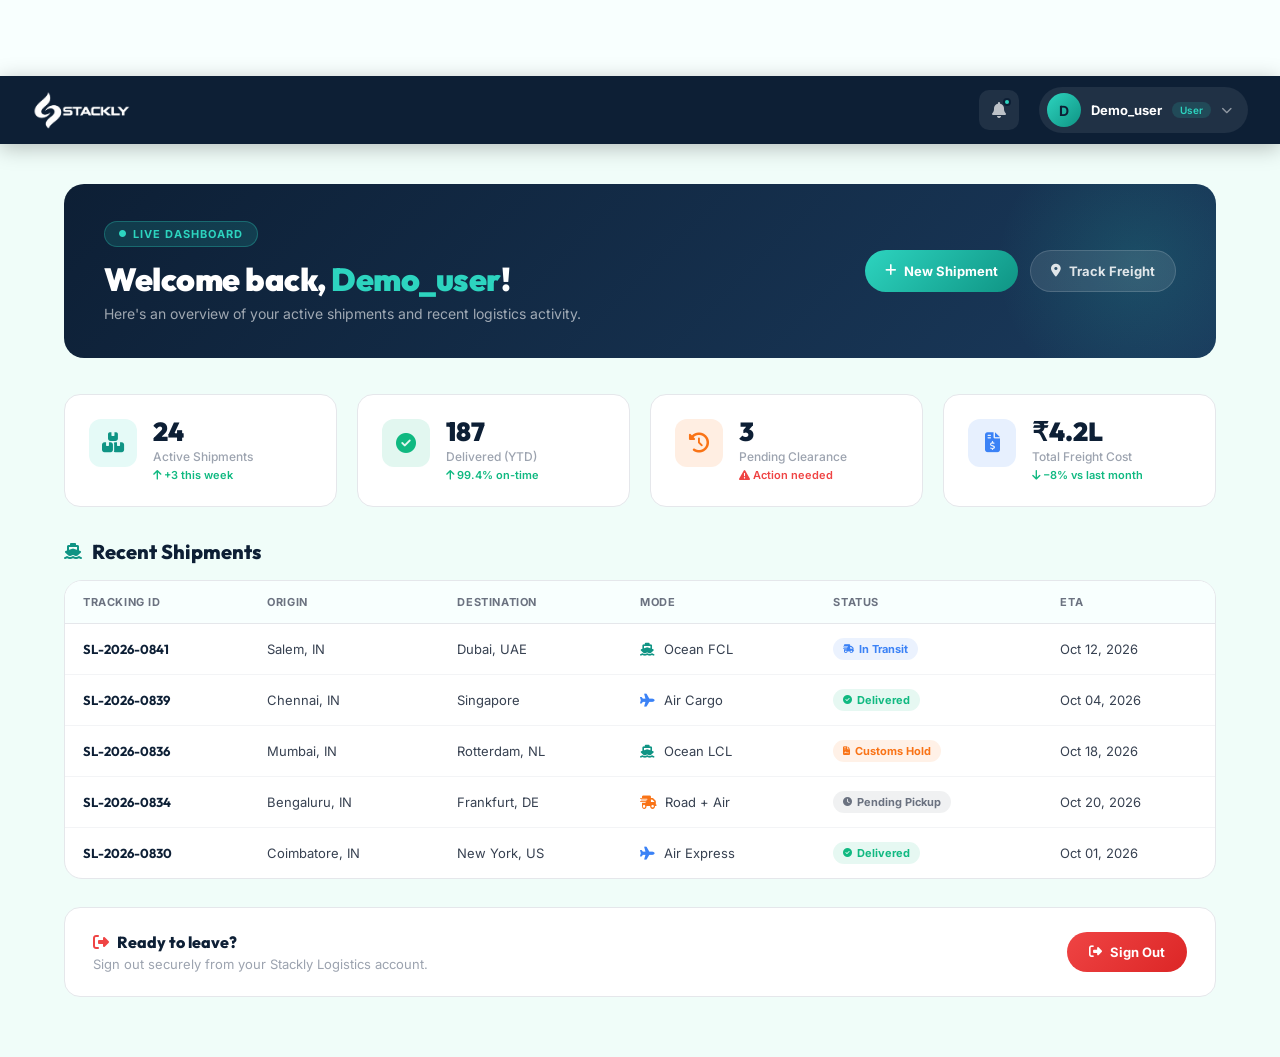
<file: signout.html>
<!DOCTYPE html>
<html lang="en">
<head>
  <meta charset="UTF-8" />
  <meta name="viewport" content="width=device-width, initial-scale=1.0" />
  <title>Dashboard | Stackly Logistics</title>
  <meta name="description" content="Stackly Logistics client dashboard – manage shipments, track freight, and sign out securely." />
  <link rel="preconnect" href="https://fonts.googleapis.com" />
  <link rel="preconnect" href="https://fonts.gstatic.com" crossorigin />
  <link href="https://fonts.googleapis.com/css2?family=Inter:wght@300;400;500;600;700;800;900&family=Outfit:wght@300;400;500;600;700;800;900&display=swap" rel="stylesheet" />
  <link rel="stylesheet" href="https://cdnjs.cloudflare.com/ajax/libs/font-awesome/6.5.1/css/all.min.css" />
  <link rel="stylesheet" href="style.css" />
  <style>
    /* ── Dashboard Layout ── */
    .db-page {
      min-height: 100vh;
      background: #f0fdf9;
      display: flex;
      flex-direction: column;
    }

    /* ── Top Nav ── */
    .db-nav {
      background: #0d1f35;
      padding: 0 32px;
      height: 68px;
      display: flex;
      align-items: center;
      justify-content: space-between;
      box-shadow: 0 4px 20px rgba(0,0,0,0.25);
      position: sticky;
      top: 0;
      z-index: 100;
    }
    .db-nav-logo img { height: 38px; filter: brightness(0) invert(1); }
    .db-nav-right { display: flex; align-items: center; gap: 20px; }
    .db-notif-btn {
      position: relative;
      width: 40px; height: 40px;
      border-radius: 10px;
      background: rgba(255,255,255,0.08);
      border: none; color: rgba(255,255,255,0.7);
      font-size: 16px; cursor: pointer;
      display: flex; align-items: center; justify-content: center;
      transition: background 0.2s;
    }
    .db-notif-btn:hover { background: rgba(45,212,191,0.2); color: #2dd4bf; }
    .db-notif-dot {
      position: absolute; top: 8px; right: 8px;
      width: 8px; height: 8px;
      border-radius: 50%; background: #2dd4bf;
      border: 2px solid #0d1f35;
    }
    .db-user-pill {
      display: flex; align-items: center; gap: 10px;
      padding: 6px 16px 6px 8px;
      background: rgba(255,255,255,0.08);
      border-radius: 50px;
      cursor: pointer;
      transition: background 0.2s;
      position: relative;
    }
    .db-user-pill:hover { background: rgba(45,212,191,0.15); }
    .db-avatar {
      width: 34px; height: 34px;
      border-radius: 50%;
      background: linear-gradient(135deg,#2dd4bf,#0f9484);
      display: flex; align-items: center; justify-content: center;
      font-size: 14px; font-weight: 700;
      color: #0d1f35;
      flex-shrink: 0;
    }
    .db-user-name {
      font-size: 13px; font-weight: 700;
      color: #fff;
    }
    .db-user-role {
      font-size: 10px; font-weight: 600;
      color: #2dd4bf;
      background: rgba(45,212,191,0.15);
      border-radius: 20px;
      padding: 2px 8px;
    }
    .db-caret { font-size: 11px; color: rgba(255,255,255,0.5); }

    /* ── User Dropdown Menu ── */
    .db-user-menu {
      position: absolute;
      top: calc(100% + 10px);
      right: 0;
      background: #fff;
      border-radius: 16px;
      box-shadow: 0 16px 48px rgba(13,31,53,0.18);
      border: 1px solid #e5e7eb;
      min-width: 220px;
      overflow: hidden;
      opacity: 0;
      transform: translateY(-8px);
      pointer-events: none;
      transition: all 0.25s cubic-bezier(.4,0,.2,1);
    }
    .db-user-menu.open {
      opacity: 1;
      transform: translateY(0);
      pointer-events: all;
    }
    .db-menu-header {
      padding: 16px 18px;
      border-bottom: 1px solid #f0f0f0;
    }
    .db-menu-header strong {
      display: block;
      font-size: 14px; color: #0d1f35;
      margin-bottom: 2px;
    }
    .db-menu-header span { font-size: 12px; color: #9ca3af; }
    .db-menu-item {
      display: flex; align-items: center; gap: 12px;
      padding: 12px 18px;
      font-size: 13px; color: #374151; font-weight: 500;
      transition: background 0.15s;
      cursor: pointer;
      border: none; background: none; width: 100%;
      text-align: left;
    }
    .db-menu-item i { font-size: 14px; color: #9ca3af; width: 16px; text-align: center; }
    .db-menu-item:hover { background: #f8fffe; color: #0f9484; }
    .db-menu-item:hover i { color: #0f9484; }
    .db-menu-divider { height: 1px; background: #f0f0f0; }
    .db-menu-item.signout-item { color: #ef4444; }
    .db-menu-item.signout-item i { color: #ef4444; }
    .db-menu-item.signout-item:hover { background: #fef2f2; }

    /* ── Dashboard Body ── */
    .db-body {
      flex: 1;
      max-width: 1200px;
      width: 100%;
      margin: 0 auto;
      padding: 40px 24px 60px;
    }

    /* ── Welcome Banner ── */
    .db-welcome {
      background: linear-gradient(135deg, #0d1f35, #1a3a5c);
      border-radius: 20px;
      padding: 36px 40px;
      display: flex;
      align-items: center;
      justify-content: space-between;
      margin-bottom: 36px;
      position: relative;
      overflow: hidden;
    }
    .db-welcome::before {
      content: '';
      position: absolute;
      right: -60px; top: -60px;
      width: 280px; height: 280px;
      border-radius: 50%;
      background: radial-gradient(circle, rgba(45,212,191,0.15) 0%, transparent 70%);
    }
    .db-welcome-left { position: relative; z-index: 2; }
    .db-welcome-tag {
      display: inline-flex; align-items: center; gap: 6px;
      background: rgba(45,212,191,0.15);
      border: 1px solid rgba(45,212,191,0.3);
      color: #2dd4bf;
      font-size: 11px; font-weight: 700;
      letter-spacing: 1px; text-transform: uppercase;
      padding: 5px 14px; border-radius: 50px;
      margin-bottom: 12px;
    }
    .db-welcome h1 {
      font-family: 'Outfit', sans-serif;
      font-size: clamp(22px,3vw,32px);
      font-weight: 900;
      color: #fff;
      margin-bottom: 6px;
      letter-spacing: -0.5px;
    }
    .db-welcome h1 span { color: #2dd4bf; }
    .db-welcome p { font-size: 14px; color: rgba(255,255,255,0.6); }
    .db-welcome-right { position: relative; z-index: 2; }
    .db-quick-actions { display: flex; gap: 12px; }
    .db-qa-btn {
      display: inline-flex; align-items: center; gap: 8px;
      padding: 12px 20px;
      border-radius: 50px;
      font-size: 13px; font-weight: 700;
      cursor: pointer; transition: all 0.25s;
      border: none; font-family: 'Inter', sans-serif;
    }
    .db-qa-btn.primary {
      background: linear-gradient(135deg,#2dd4bf,#0f9484);
      color: #fff;
    }
    .db-qa-btn.primary:hover {
      opacity: 0.9;
      transform: translateY(-2px);
      box-shadow: 0 8px 20px rgba(45,212,191,0.4);
    }
    .db-qa-btn.secondary {
      background: rgba(255,255,255,0.1);
      color: rgba(255,255,255,0.85);
      border: 1px solid rgba(255,255,255,0.15);
    }
    .db-qa-btn.secondary:hover { background: rgba(255,255,255,0.18); }

    /* ── Stats Row ── */
    .db-stats {
      display: grid;
      grid-template-columns: repeat(4, 1fr);
      gap: 20px;
      margin-bottom: 32px;
    }
    .db-stat-card {
      background: #fff;
      border-radius: 16px;
      padding: 24px;
      border: 1px solid #e5e7eb;
      display: flex; align-items: flex-start; gap: 16px;
      transition: transform 0.25s, box-shadow 0.25s;
    }
    .db-stat-card:hover { transform: translateY(-4px); box-shadow: 0 12px 32px rgba(13,31,53,0.1); }
    .db-stat-ico {
      width: 48px; height: 48px;
      border-radius: 12px;
      display: flex; align-items: center; justify-content: center;
      font-size: 20px;
      flex-shrink: 0;
    }
    .db-stat-ico.teal   { background: rgba(45,212,191,0.12); color: #0f9484; }
    .db-stat-ico.blue   { background: rgba(59,130,246,0.12); color: #3b82f6; }
    .db-stat-ico.green  { background: rgba(16,185,129,0.12); color: #10b981; }
    .db-stat-ico.orange { background: rgba(249,115,22,0.12); color: #f97316; }
    .db-stat-info {}
    .db-stat-n {
      font-family: 'Outfit', sans-serif;
      font-size: 26px; font-weight: 900;
      color: #0d1f35; line-height: 1;
      margin-bottom: 4px;
    }
    .db-stat-l { font-size: 12px; color: #9ca3af; font-weight: 500; }
    .db-stat-change { font-size: 11px; font-weight: 600; margin-top: 4px; }
    .db-stat-change.up { color: #10b981; }
    .db-stat-change.down { color: #ef4444; }

    /* ── Shipments Table ── */
    .db-section-title {
      font-family: 'Outfit', sans-serif;
      font-size: 20px; font-weight: 800;
      color: #0d1f35; margin-bottom: 16px;
      display: flex; align-items: center; gap: 10px;
    }
    .db-section-title i { font-size: 16px; color: #0f9484; }
    .db-card {
      background: #fff;
      border-radius: 18px;
      border: 1px solid #e5e7eb;
      overflow: hidden;
      margin-bottom: 28px;
    }
    .db-table-wrap { overflow-x: auto; }
    table.db-table {
      width: 100%; border-collapse: collapse;
    }
    .db-table thead { background: #f8fffe; }
    .db-table th {
      padding: 14px 18px;
      font-size: 11px; font-weight: 700;
      color: #6b7280;
      text-transform: uppercase; letter-spacing: 0.6px;
      text-align: left; border-bottom: 1px solid #e5e7eb;
    }
    .db-table td {
      padding: 14px 18px;
      font-size: 13px; color: #374151;
      border-bottom: 1px solid #f3f4f6;
    }
    .db-table tr:last-child td { border-bottom: none; }
    .db-table tr:hover td { background: #f8fffe; }
    .track-id { font-weight: 700; color: #0d1f35; font-family: 'Outfit', sans-serif; }
    .db-badge {
      display: inline-flex; align-items: center; gap: 5px;
      padding: 4px 10px;
      border-radius: 50px;
      font-size: 11px; font-weight: 700;
    }
    .db-badge.transit { background: rgba(59,130,246,0.1); color: #3b82f6; }
    .db-badge.delivered { background: rgba(16,185,129,0.1); color: #10b981; }
    .db-badge.customs { background: rgba(249,115,22,0.1); color: #f97316; }
    .db-badge.pending { background: rgba(107,114,128,0.1); color: #6b7280; }
    .db-badge i { font-size: 9px; }

    /* ── Sign Out Confirmation Modal ── */
    .so-overlay {
      display: none;
      position: fixed; inset: 0;
      background: rgba(13,31,53,0.65);
      backdrop-filter: blur(8px);
      z-index: 9999;
      align-items: center; justify-content: center;
    }
    .so-overlay.open { display: flex; }
    .so-modal {
      background: #fff;
      border-radius: 24px;
      padding: 40px;
      max-width: 420px;
      width: 90%;
      text-align: center;
      animation: modalIn 0.35s cubic-bezier(.4,0,.2,1);
    }
    @keyframes modalIn {
      from { transform: scale(0.88); opacity: 0; }
      to   { transform: scale(1);    opacity: 1; }
    }
    .so-icon {
      width: 80px; height: 80px;
      border-radius: 50%;
      background: rgba(239,68,68,0.1);
      display: flex; align-items: center; justify-content: center;
      font-size: 32px; color: #ef4444;
      margin: 0 auto 20px;
    }
    .so-modal h2 {
      font-family: 'Outfit', sans-serif;
      font-size: 22px; font-weight: 800;
      color: #0d1f35; margin-bottom: 10px;
    }
    .so-modal p { font-size: 14px; color: #6b7280; margin-bottom: 28px; line-height: 1.6; }
    .so-modal-btns { display: flex; gap: 12px; }
    .so-cancel-btn {
      flex: 1;
      padding: 13px;
      border-radius: 50px;
      border: 2px solid #e5e7eb;
      background: #fff;
      color: #374151;
      font-size: 14px; font-weight: 700;
      cursor: pointer; transition: all 0.2s;
      font-family: 'Inter', sans-serif;
    }
    .so-cancel-btn:hover { border-color: #0d1f35; color: #0d1f35; }
    .so-signout-btn {
      flex: 1;
      padding: 13px;
      border-radius: 50px;
      border: none;
      background: linear-gradient(135deg,#ef4444,#dc2626);
      color: #fff;
      font-size: 14px; font-weight: 700;
      cursor: pointer; transition: all 0.2s;
      font-family: 'Inter', sans-serif;
      display: flex; align-items: center; justify-content: center; gap: 8px;
    }
    .so-signout-btn:hover { opacity: 0.9; transform: translateY(-1px); }

    /* ── Responsive ── */
    @media (max-width: 900px) {
      .db-stats { grid-template-columns: repeat(2, 1fr); }
      .db-welcome { flex-direction: column; align-items: flex-start; gap: 24px; }
    }
    @media (max-width: 600px) {
      .db-nav { padding: 0 16px; }
      .db-body { padding: 24px 16px 40px; }
      .db-stats { grid-template-columns: 1fr 1fr; gap: 12px; }
      .db-welcome { padding: 24px 20px; }
      .db-quick-actions { flex-direction: column; gap: 8px; }
      .db-user-name { display: none; }
    }
  </style>
</head>
<body>

  <!-- ══ SIGN OUT CONFIRMATION MODAL ══ -->
  <div class="so-overlay" id="so-overlay">
    <div class="so-modal">
      <div class="so-icon"><i class="fa-solid fa-right-from-bracket"></i></div>
      <h2>Sign Out?</h2>
      <p>You are about to sign out from your Stackly Logistics account. Any unsaved changes will be lost.</p>
      <div class="so-modal-btns">
        <button class="so-cancel-btn" onclick="closeSignOutModal()">
          <i class="fa-solid fa-xmark"></i> Cancel
        </button>
        <button class="so-signout-btn" id="confirm-signout-btn" onclick="confirmSignOut()">
          <i class="fa-solid fa-right-from-bracket"></i> Sign Out
        </button>
      </div>
    </div>
  </div>

  <div class="db-page">

    <!-- ══ TOP NAV ══ -->
    <nav class="db-nav">
      <a href="index.html" class="db-nav-logo">
        <img src="images/Logo.webp" alt="Stackly Logistics" />
      </a>

      <div class="db-nav-right">
        <!-- Notification Bell -->
        <button class="db-notif-btn" aria-label="Notifications">
          <i class="fa-solid fa-bell"></i>
          <span class="db-notif-dot"></span>
        </button>

        <!-- User Pill with Dropdown -->
        <div class="db-user-pill" id="user-pill" onclick="toggleUserMenu()">
          <div class="db-avatar" id="db-avatar-initials">U</div>
          <div>
            <div class="db-user-name" id="db-display-name">User</div>
          </div>
          <span class="db-user-role" id="db-display-role">User</span>
          <i class="fa-solid fa-chevron-down db-caret" id="user-caret"></i>

          <!-- Dropdown Menu -->
          <div class="db-user-menu" id="user-menu">
            <div class="db-menu-header">
              <strong id="menu-name">User Account</strong>
              <span id="menu-role-label">Standard User</span>
            </div>
            <button class="db-menu-item" onclick="event.stopPropagation(); alert('Profile settings — coming soon!')">
              <i class="fa-solid fa-user-pen"></i> My Profile
            </button>
            <button class="db-menu-item" onclick="event.stopPropagation(); alert('Account settings — coming soon!')">
              <i class="fa-solid fa-gear"></i> Account Settings
            </button>
            <button class="db-menu-item" onclick="event.stopPropagation(); alert('Security settings — coming soon!')">
              <i class="fa-solid fa-shield-halved"></i> Security
            </button>
            <div class="db-menu-divider"></div>
            <a href="index.html" class="db-menu-item" onclick="event.stopPropagation()">
              <i class="fa-solid fa-house"></i> Back to Website
            </a>
            <div class="db-menu-divider"></div>
            <button class="db-menu-item signout-item" onclick="event.stopPropagation(); openSignOutModal()">
              <i class="fa-solid fa-right-from-bracket"></i> Sign Out
            </button>
          </div>
        </div>
      </div>
    </nav>

    <!-- ══ DASHBOARD BODY ══ -->
    <div class="db-body">

      <!-- Welcome Banner -->
      <div class="db-welcome">
        <div class="db-welcome-left">
          <div class="db-welcome-tag"><i class="fa-solid fa-circle" style="font-size:7px;"></i> Live Dashboard</div>
          <h1>Welcome back, <span id="welcome-name">User</span>!</h1>
          <p>Here's an overview of your active shipments and recent logistics activity.</p>
        </div>
        <div class="db-welcome-right">
          <div class="db-quick-actions">
            <button class="db-qa-btn primary" onclick="alert('New quote request — coming soon!')">
              <i class="fa-solid fa-plus"></i> New Shipment
            </button>
            <button class="db-qa-btn secondary" onclick="alert('Tracking module — coming soon!')">
              <i class="fa-solid fa-location-dot"></i> Track Freight
            </button>
          </div>
        </div>
      </div>

      <!-- Stats Row -->
      <div class="db-stats">
        <div class="db-stat-card">
          <div class="db-stat-ico teal"><i class="fa-solid fa-boxes-stacked"></i></div>
          <div class="db-stat-info">
            <div class="db-stat-n">24</div>
            <div class="db-stat-l">Active Shipments</div>
            <div class="db-stat-change up"><i class="fa-solid fa-arrow-up"></i> +3 this week</div>
          </div>
        </div>
        <div class="db-stat-card">
          <div class="db-stat-ico green"><i class="fa-solid fa-circle-check"></i></div>
          <div class="db-stat-info">
            <div class="db-stat-n">187</div>
            <div class="db-stat-l">Delivered (YTD)</div>
            <div class="db-stat-change up"><i class="fa-solid fa-arrow-up"></i> 99.4% on-time</div>
          </div>
        </div>
        <div class="db-stat-card">
          <div class="db-stat-ico orange"><i class="fa-solid fa-clock-rotate-left"></i></div>
          <div class="db-stat-info">
            <div class="db-stat-n">3</div>
            <div class="db-stat-l">Pending Clearance</div>
            <div class="db-stat-change down"><i class="fa-solid fa-triangle-exclamation"></i> Action needed</div>
          </div>
        </div>
        <div class="db-stat-card">
          <div class="db-stat-ico blue"><i class="fa-solid fa-file-invoice-dollar"></i></div>
          <div class="db-stat-info">
            <div class="db-stat-n">₹4.2L</div>
            <div class="db-stat-l">Total Freight Cost</div>
            <div class="db-stat-change up"><i class="fa-solid fa-arrow-down"></i> −8% vs last month</div>
          </div>
        </div>
      </div>

      <!-- Recent Shipments Table -->
      <h2 class="db-section-title"><i class="fa-solid fa-ship"></i> Recent Shipments</h2>
      <div class="db-card">
        <div class="db-table-wrap">
          <table class="db-table">
            <thead>
              <tr>
                <th>Tracking ID</th>
                <th>Origin</th>
                <th>Destination</th>
                <th>Mode</th>
                <th>Status</th>
                <th>ETA</th>
              </tr>
            </thead>
            <tbody>
              <tr>
                <td><span class="track-id">SL-2026-0841</span></td>
                <td>Salem, IN</td>
                <td>Dubai, UAE</td>
                <td><i class="fa-solid fa-ship" style="color:#0f9484;margin-right:5px;"></i> Ocean FCL</td>
                <td><span class="db-badge transit"><i class="fa-solid fa-truck-fast"></i> In Transit</span></td>
                <td>Oct 12, 2026</td>
              </tr>
              <tr>
                <td><span class="track-id">SL-2026-0839</span></td>
                <td>Chennai, IN</td>
                <td>Singapore</td>
                <td><i class="fa-solid fa-plane" style="color:#3b82f6;margin-right:5px;"></i> Air Cargo</td>
                <td><span class="db-badge delivered"><i class="fa-solid fa-circle-check"></i> Delivered</span></td>
                <td>Oct 04, 2026</td>
              </tr>
              <tr>
                <td><span class="track-id">SL-2026-0836</span></td>
                <td>Mumbai, IN</td>
                <td>Rotterdam, NL</td>
                <td><i class="fa-solid fa-ship" style="color:#0f9484;margin-right:5px;"></i> Ocean LCL</td>
                <td><span class="db-badge customs"><i class="fa-solid fa-file-contract"></i> Customs Hold</span></td>
                <td>Oct 18, 2026</td>
              </tr>
              <tr>
                <td><span class="track-id">SL-2026-0834</span></td>
                <td>Bengaluru, IN</td>
                <td>Frankfurt, DE</td>
                <td><i class="fa-solid fa-truck-fast" style="color:#f97316;margin-right:5px;"></i> Road + Air</td>
                <td><span class="db-badge pending"><i class="fa-solid fa-clock"></i> Pending Pickup</span></td>
                <td>Oct 20, 2026</td>
              </tr>
              <tr>
                <td><span class="track-id">SL-2026-0830</span></td>
                <td>Coimbatore, IN</td>
                <td>New York, US</td>
                <td><i class="fa-solid fa-plane" style="color:#3b82f6;margin-right:5px;"></i> Air Express</td>
                <td><span class="db-badge delivered"><i class="fa-solid fa-circle-check"></i> Delivered</span></td>
                <td>Oct 01, 2026</td>
              </tr>
            </tbody>
          </table>
        </div>
      </div>

      <!-- Sign Out Card -->
      <div style="display:flex; align-items:center; justify-content:space-between; background:#fff; border-radius:16px; padding:24px 28px; border:1px solid #e5e7eb;">
        <div>
          <div style="font-family:'Outfit',sans-serif; font-size:16px; font-weight:800; color:#0d1f35; margin-bottom:4px;">
            <i class="fa-solid fa-right-from-bracket" style="color:#ef4444; margin-right:8px;"></i>Ready to leave?
          </div>
          <div style="font-size:13px; color:#9ca3af;">Sign out securely from your Stackly Logistics account.</div>
        </div>
        <button onclick="openSignOutModal()" style="display:inline-flex; align-items:center; gap:8px; padding:12px 22px; border-radius:50px; background:linear-gradient(135deg,#ef4444,#dc2626); color:#fff; font-weight:700; font-size:13px; border:none; cursor:pointer; font-family:'Inter',sans-serif; transition:all 0.2s;">
          <i class="fa-solid fa-right-from-bracket"></i> Sign Out
        </button>
      </div>

    </div>
  </div>

  <script>
    // ── Load session user ────────────────────────────────
    (function () {
      const raw = sessionStorage.getItem('sl_user');
      const user = raw ? JSON.parse(raw) : { id: 'demo_user', role: 'user' };

      const initials = user.id.charAt(0).toUpperCase();
      const displayName = user.id.charAt(0).toUpperCase() + user.id.slice(1);
      const roleCap = user.role.charAt(0).toUpperCase() + user.role.slice(1);

      document.getElementById('db-avatar-initials').textContent  = initials;
      document.getElementById('db-display-name').textContent     = displayName;
      document.getElementById('db-display-role').textContent     = roleCap;
      document.getElementById('welcome-name').textContent        = displayName;
      document.getElementById('menu-name').textContent           = displayName;
      document.getElementById('menu-role-label').textContent     = user.role === 'admin' ? 'Administrator' : 'Standard User';
    })();

    // ── Toggle user dropdown ─────────────────────────────
    function toggleUserMenu() {
      const menu  = document.getElementById('user-menu');
      const caret = document.getElementById('user-caret');
      menu.classList.toggle('open');
      caret.style.transform = menu.classList.contains('open') ? 'rotate(180deg)' : '';
    }

    // Close dropdown on outside click
    document.addEventListener('click', (e) => {
      const pill = document.getElementById('user-pill');
      if (!pill.contains(e.target)) {
        document.getElementById('user-menu').classList.remove('open');
        document.getElementById('user-caret').style.transform = '';
      }
    });

    // ── Sign-out modal ───────────────────────────────────
    function openSignOutModal() {
      document.getElementById('so-overlay').classList.add('open');
    }
    function closeSignOutModal() {
      document.getElementById('so-overlay').classList.remove('open');
    }
    function confirmSignOut() {
      const btn = document.getElementById('confirm-signout-btn');
      btn.innerHTML = '<i class="fa-solid fa-spinner fa-spin"></i> Signing out…';
      btn.disabled = true;
      sessionStorage.removeItem('sl_user');
      setTimeout(() => {
        window.location.href = 'login.html';
      }, 900);
    }

    // Close modal on overlay click
    document.getElementById('so-overlay').addEventListener('click', function(e) {
      if (e.target === this) closeSignOutModal();
    });
  </script>
</body>
</html>
</file>
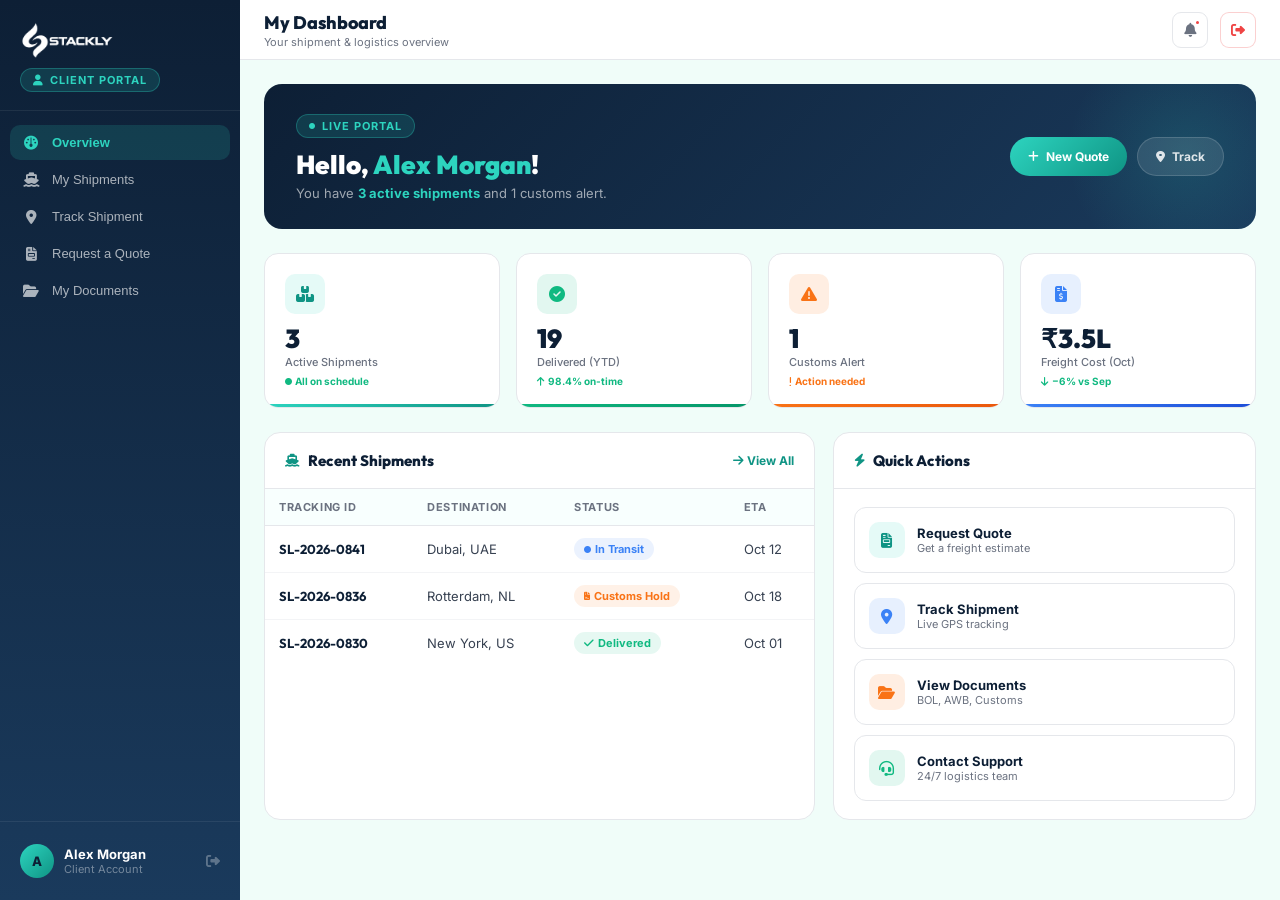
<file: user-dashboard.html>
<!DOCTYPE html>
<html lang="en">
<head>
  <meta charset="UTF-8"/>
  <meta name="viewport" content="width=device-width,initial-scale=1.0"/>
  <title>My Dashboard | Stackly Logistics</title>
  <link rel="preconnect" href="https://fonts.googleapis.com"/>
  <link rel="preconnect" href="https://fonts.gstatic.com" crossorigin/>
  <link href="https://fonts.googleapis.com/css2?family=Inter:wght@300;400;500;600;700;800;900&family=Outfit:wght@300;400;500;600;700;800;900&display=swap" rel="stylesheet"/>
  <link rel="stylesheet" href="https://cdnjs.cloudflare.com/ajax/libs/font-awesome/6.5.1/css/all.min.css"/>
  <style>
    *,*::before,*::after{box-sizing:border-box;margin:0;padding:0}
    :root{
      --primary:#0d1f35;--accent:#2dd4bf;--accent-dark:#0f9484;
      --accent-light:rgba(45,212,191,.12);--white:#fff;--off:#f0fdf9;
      --text:#0d1f35;--muted:#6b7280;--border:#e5e7eb;
      --red:#ef4444;--orange:#f97316;--blue:#3b82f6;--green:#10b981;
      --sidebar-w:240px;
    }
    body{font-family:'Inter',sans-serif;background:var(--off);color:var(--text);display:flex;min-height:100vh;overflow-x:hidden}
    a{text-decoration:none;color:inherit}

    /* ── SIDEBAR ── */
    .sidebar{
      width:var(--sidebar-w);flex-shrink:0;
      background:linear-gradient(180deg,#0d1f35 0%,#1a3a5c 100%);
      display:flex;flex-direction:column;
      position:fixed;top:0;left:0;bottom:0;z-index:200;
      transition:transform .3s;
    }
    .sidebar-logo{padding:22px 20px 18px;border-bottom:1px solid rgba(255,255,255,.07)}
    .sidebar-logo img{height:36px;filter:brightness(0) invert(1)}
    .sidebar-role-badge{
      display:inline-flex;align-items:center;gap:6px;
      margin-top:10px;
      background:rgba(45,212,191,.15);border:1px solid rgba(45,212,191,.3);
      color:#2dd4bf;font-size:11px;font-weight:700;
      letter-spacing:1px;text-transform:uppercase;
      padding:4px 12px;border-radius:50px;
    }
    .sidebar-nav{flex:1;overflow-y:auto;padding:14px 10px}
    .nav-section-label{font-size:10px;font-weight:700;color:rgba(255,255,255,.3);letter-spacing:1.5px;text-transform:uppercase;padding:14px 8px 6px}
    .nav-item{
      display:flex;align-items:center;gap:12px;
      padding:10px 12px;border-radius:10px;
      font-size:13px;font-weight:500;color:rgba(255,255,255,.65);
      cursor:pointer;transition:all .2s;margin-bottom:2px;
      border:none;background:none;width:100%;text-align:left;
    }
    .nav-item i{width:18px;font-size:14px;text-align:center;flex-shrink:0}
    .nav-item:hover{background:rgba(255,255,255,.07);color:#fff}
    .nav-item.active{background:rgba(45,212,191,.15);color:#2dd4bf;font-weight:700}
    .sidebar-bottom{padding:14px 10px;border-top:1px solid rgba(255,255,255,.07)}
    .sidebar-user{display:flex;align-items:center;gap:10px;padding:8px 10px;border-radius:10px;cursor:pointer;transition:background .2s}
    .sidebar-user:hover{background:rgba(255,255,255,.07)}
    .sb-avatar{width:34px;height:34px;border-radius:50%;background:linear-gradient(135deg,#2dd4bf,#0f9484);display:flex;align-items:center;justify-content:center;font-size:13px;font-weight:800;color:#0d1f35;flex-shrink:0}
    .sb-name{font-size:13px;font-weight:700;color:#fff}
    .sb-role{font-size:11px;color:rgba(255,255,255,.4)}
    .sb-signout{margin-left:auto;color:rgba(255,255,255,.3);font-size:14px;cursor:pointer;transition:color .2s}
    .sb-signout:hover{color:var(--red)}

    /* ── MAIN ── */
    .main{margin-left:var(--sidebar-w);flex:1;display:flex;flex-direction:column}

    /* ── TOP BAR ── */
    .topbar{background:#fff;border-bottom:1px solid var(--border);padding:0 24px;height:60px;display:flex;align-items:center;justify-content:space-between;position:sticky;top:0;z-index:100}
    .page-title{font-family:'Outfit',sans-serif;font-size:18px;font-weight:800;color:var(--text)}
    .page-sub{font-size:11px;color:var(--muted);margin-top:1px}
    .topbar-right{display:flex;align-items:center;gap:12px}
    .tb-btn{width:36px;height:36px;border-radius:9px;border:1px solid var(--border);background:#fff;color:var(--muted);font-size:14px;display:flex;align-items:center;justify-content:center;cursor:pointer;transition:all .2s;position:relative}
    .tb-btn:hover{border-color:var(--accent);color:var(--accent-dark)}
    .tb-dot{position:absolute;top:6px;right:6px;width:7px;height:7px;border-radius:50%;background:var(--red);border:2px solid #fff}
    .hamburger-btn{display:none;background:none;border:none;cursor:pointer;font-size:18px;color:var(--text);margin-right:8px}

    /* ── CONTENT ── */
    .content{padding:24px;flex:1}

    /* ── WELCOME BANNER ── */
    .welcome-banner{
      background:linear-gradient(135deg,#0d1f35,#1a3a5c);
      border-radius:18px;padding:28px 32px;
      display:flex;align-items:center;justify-content:space-between;
      margin-bottom:24px;position:relative;overflow:hidden;
    }
    .welcome-banner::before{content:'';position:absolute;right:-50px;top:-50px;width:240px;height:240px;border-radius:50%;background:radial-gradient(circle,rgba(45,212,191,.15) 0%,transparent 70%)}
    .wb-left{position:relative;z-index:2}
    .wb-tag{display:inline-flex;align-items:center;gap:6px;background:rgba(45,212,191,.15);border:1px solid rgba(45,212,191,.3);color:#2dd4bf;font-size:11px;font-weight:700;letter-spacing:1px;text-transform:uppercase;padding:4px 12px;border-radius:50px;margin-bottom:10px}
    .wb-title{font-family:'Outfit',sans-serif;font-size:clamp(18px,2.5vw,26px);font-weight:900;color:#fff;margin-bottom:4px}
    .wb-title span{color:#2dd4bf}
    .wb-sub{font-size:13px;color:rgba(255,255,255,.6)}
    .wb-right{position:relative;z-index:2;display:flex;gap:10px;flex-shrink:0}
    .wb-btn{display:inline-flex;align-items:center;gap:7px;padding:11px 18px;border-radius:50px;font-size:12px;font-weight:700;cursor:pointer;transition:all .2s;border:none;font-family:'Inter',sans-serif}
    .wb-btn.primary{background:linear-gradient(135deg,#2dd4bf,#0f9484);color:#fff}
    .wb-btn.primary:hover{opacity:.9;transform:translateY(-1px);box-shadow:0 6px 18px rgba(45,212,191,.4)}
    .wb-btn.ghost{background:rgba(255,255,255,.1);color:rgba(255,255,255,.85);border:1px solid rgba(255,255,255,.15)}
    .wb-btn.ghost:hover{background:rgba(255,255,255,.18)}

    /* ── STAT CARDS ── */
    .stats-grid{display:grid;grid-template-columns:repeat(4,1fr);gap:16px;margin-bottom:24px}
    .stat-card{background:#fff;border-radius:14px;padding:20px;border:1px solid var(--border);transition:transform .25s,box-shadow .25s;position:relative;overflow:hidden}
    .stat-card::after{content:'';position:absolute;bottom:0;left:0;right:0;height:3px}
    .stat-card.teal::after{background:linear-gradient(90deg,#2dd4bf,#0f9484)}
    .stat-card.blue::after{background:linear-gradient(90deg,#3b82f6,#1d4ed8)}
    .stat-card.green::after{background:linear-gradient(90deg,#10b981,#059669)}
    .stat-card.orange::after{background:linear-gradient(90deg,#f97316,#ea580c)}
    .stat-card:hover{transform:translateY(-3px);box-shadow:0 8px 24px rgba(13,31,53,.1)}
    .sc-top{display:flex;align-items:center;justify-content:space-between;margin-bottom:12px}
    .sc-ico{width:40px;height:40px;border-radius:10px;display:flex;align-items:center;justify-content:center;font-size:16px}
    .sc-ico.teal{background:rgba(45,212,191,.12);color:#0f9484}
    .sc-ico.blue{background:rgba(59,130,246,.12);color:#3b82f6}
    .sc-ico.green{background:rgba(16,185,129,.12);color:#10b981}
    .sc-ico.orange{background:rgba(249,115,22,.12);color:#f97316}
    .sc-n{font-family:'Outfit',sans-serif;font-size:26px;font-weight:900;color:var(--text);line-height:1}
    .sc-l{font-size:11px;color:var(--muted);margin-top:3px;font-weight:500}
    .sc-change{font-size:10px;font-weight:700;margin-top:6px;display:flex;align-items:center;gap:3px}
    .sc-change.up{color:#10b981}
    .sc-change.warn{color:var(--orange)}

    /* ── CARD ── */
    .card{background:#fff;border-radius:16px;border:1px solid var(--border);overflow:hidden;margin-bottom:20px}
    .card-hdr{padding:18px 20px;border-bottom:1px solid var(--border);display:flex;align-items:center;justify-content:space-between}
    .card-title{font-family:'Outfit',sans-serif;font-size:15px;font-weight:800;color:var(--text);display:flex;align-items:center;gap:8px}
    .card-title i{font-size:13px;color:var(--accent-dark)}
    .card-pad{padding:18px 20px}

    /* ── TABLE ── */
    .tbl-wrap{overflow-x:auto}
    table.usr-tbl{width:100%;border-collapse:collapse}
    .usr-tbl th{padding:11px 14px;font-size:11px;font-weight:700;color:var(--muted);text-transform:uppercase;letter-spacing:.6px;text-align:left;background:#f8fffe;border-bottom:1px solid var(--border)}
    .usr-tbl td{padding:12px 14px;font-size:13px;color:#374151;border-bottom:1px solid #f3f4f6}
    .usr-tbl tr:last-child td{border-bottom:none}
    .usr-tbl tbody tr:hover td{background:#f8fffe}
    .tid{font-weight:700;color:var(--text);font-family:'Outfit',sans-serif}
    .badge{display:inline-flex;align-items:center;gap:4px;padding:4px 10px;border-radius:50px;font-size:11px;font-weight:700}
    .badge.transit{background:rgba(59,130,246,.1);color:#3b82f6}
    .badge.delivered{background:rgba(16,185,129,.1);color:#10b981}
    .badge.customs{background:rgba(249,115,22,.1);color:#f97316}
    .badge.pending{background:rgba(107,114,128,.1);color:var(--muted)}

    /* ── TRACK BOX ── */
    .track-box{display:flex;gap:10px;margin-bottom:20px}
    .track-input{
      flex:1;padding:12px 16px 12px 44px;border:1.5px solid var(--border);
      border-radius:50px;font-size:13px;font-family:'Inter',sans-serif;
      color:var(--text);outline:none;transition:border-color .3s,box-shadow .3s;
      background:#fff;position:relative;
    }
    .track-input:focus{border-color:var(--accent);box-shadow:0 0 0 3px rgba(45,212,191,.12)}
    .track-wrap{flex:1;position:relative}
    .track-ico{position:absolute;left:16px;top:50%;transform:translateY(-50%);color:var(--muted);font-size:14px;pointer-events:none}
    .track-btn{display:inline-flex;align-items:center;gap:8px;padding:12px 22px;border-radius:50px;background:linear-gradient(135deg,#2dd4bf,#0f9484);color:#fff;font-weight:700;font-size:13px;border:none;cursor:pointer;font-family:'Inter',sans-serif;white-space:nowrap;transition:all .2s}
    .track-btn:hover{opacity:.9;box-shadow:0 6px 18px rgba(45,212,191,.4)}
    .track-result{background:var(--off);border:1px solid rgba(45,212,191,.3);border-radius:14px;padding:20px;display:none}
    .track-result.show{display:block}
    .tr-row{display:flex;align-items:center;justify-content:space-between;margin-bottom:16px}
    .tr-steps{display:flex;align-items:center;gap:0;margin-top:8px}
    .tr-step{display:flex;flex-direction:column;align-items:center;flex:1;position:relative}
    .tr-step::before{content:'';position:absolute;top:12px;left:-50%;width:100%;height:2px;background:var(--border);z-index:0}
    .tr-step:first-child::before{display:none}
    .tr-step-dot{width:24px;height:24px;border-radius:50%;border:2px solid var(--border);background:#fff;display:flex;align-items:center;justify-content:center;font-size:10px;z-index:1;transition:all .3s}
    .tr-step.done .tr-step-dot{background:var(--accent-dark);border-color:var(--accent-dark);color:#fff}
    .tr-step.active .tr-step-dot{background:var(--accent);border-color:var(--accent);color:#0d1f35;box-shadow:0 0 0 4px rgba(45,212,191,.2)}
    .tr-step::before{background:var(--border)}
    .tr-step.done::before{background:var(--accent-dark)}
    .tr-label{font-size:10px;font-weight:600;color:var(--muted);margin-top:6px;text-align:center}
    .tr-step.done .tr-label,.tr-step.active .tr-label{color:var(--accent-dark)}

    /* ── QUOTE FORM ── */
    .qf-grid{display:grid;grid-template-columns:1fr 1fr;gap:14px}
    .qf-group{display:flex;flex-direction:column;gap:5px}
    .qf-group.full{grid-column:1/-1}
    .qf-label{font-size:12px;font-weight:600;color:#374151;display:flex;align-items:center;gap:5px}
    .qf-label i{font-size:11px;color:var(--accent-dark)}
    .qf-input{padding:10px 14px;border:1.5px solid var(--border);border-radius:10px;font-size:13px;font-family:'Inter',sans-serif;color:var(--text);outline:none;transition:border-color .3s,box-shadow .3s;background:#fff;width:100%}
    .qf-input:focus{border-color:var(--accent);box-shadow:0 0 0 3px rgba(45,212,191,.1)}
    .qf-submit{width:100%;padding:13px;border-radius:50px;border:none;background:linear-gradient(135deg,#2dd4bf,#0f9484);color:#fff;font-weight:700;font-size:14px;cursor:pointer;font-family:'Inter',sans-serif;margin-top:6px;transition:all .3s;display:flex;align-items:center;justify-content:center;gap:8px}
    .qf-submit:hover{opacity:.9;transform:translateY(-1px);box-shadow:0 8px 24px rgba(45,212,191,.35)}
    .qf-success{display:none;padding:14px;background:rgba(16,185,129,.1);border:1px solid rgba(16,185,129,.3);border-radius:10px;color:#059669;font-weight:600;font-size:13px;text-align:center;margin-top:10px}
    .qf-success.show{display:block}

    /* ── DOCS LIST ── */
    .doc-list{display:flex;flex-direction:column;gap:10px}
    .doc-item{display:flex;align-items:center;gap:14px;padding:14px;border:1px solid var(--border);border-radius:12px;background:#fff;transition:all .2s;cursor:pointer}
    .doc-item:hover{border-color:var(--accent);background:var(--accent-light)}
    .doc-ico{width:40px;height:40px;border-radius:10px;display:flex;align-items:center;justify-content:center;font-size:16px;flex-shrink:0}
    .doc-name{font-size:13px;font-weight:700;color:var(--text)}
    .doc-meta{font-size:11px;color:var(--muted);margin-top:2px}
    .doc-dl{margin-left:auto;color:var(--muted);font-size:14px;transition:color .2s}
    .doc-item:hover .doc-dl{color:var(--accent-dark)}

    /* ── TWO COL ── */
    .two-col{display:grid;grid-template-columns:1.3fr 1fr;gap:18px}

    /* ── SIGN OUT MODAL ── */
    .so-overlay{display:none;position:fixed;inset:0;background:rgba(13,31,53,.65);backdrop-filter:blur(8px);z-index:9999;align-items:center;justify-content:center}
    .so-overlay.open{display:flex}
    .so-modal{background:#fff;border-radius:22px;padding:36px;max-width:380px;width:90%;text-align:center;animation:mIn .3s ease}
    @keyframes mIn{from{transform:scale(.88);opacity:0}to{transform:scale(1);opacity:1}}
    .so-ico{width:68px;height:68px;border-radius:50%;background:rgba(239,68,68,.1);display:flex;align-items:center;justify-content:center;font-size:26px;color:var(--red);margin:0 auto 16px}
    .so-modal h2{font-family:'Outfit',sans-serif;font-size:19px;font-weight:800;color:var(--text);margin-bottom:6px}
    .so-modal p{font-size:13px;color:var(--muted);margin-bottom:22px}
    .so-btns{display:flex;gap:10px}
    .so-cancel{flex:1;padding:12px;border-radius:50px;border:2px solid var(--border);background:#fff;color:#374151;font-size:13px;font-weight:700;cursor:pointer;font-family:'Inter',sans-serif;transition:all .2s}
    .so-cancel:hover{border-color:var(--text)}
    .so-confirm{flex:1;padding:12px;border-radius:50px;border:none;background:linear-gradient(135deg,var(--red),#dc2626);color:#fff;font-size:13px;font-weight:700;cursor:pointer;font-family:'Inter',sans-serif;display:flex;align-items:center;justify-content:center;gap:8px;transition:all .2s}
    .so-confirm:hover{opacity:.9}

    /* ── MOBILE SIDEBAR CLOSE & OVERLAY ── */
    .sidebar-close-btn{
      display:none;width:34px;height:34px;border-radius:10px;
      background:rgba(255,255,255,.08);border:1px solid rgba(255,255,255,.15);
      color:#fff;font-size:16px;cursor:pointer;
      align-items:center;justify-content:center;
      transition:all .2s;flex-shrink:0;
    }
    .sidebar-close-btn:hover{background:rgba(239,68,68,.25);color:#fca5a5;border-color:rgba(239,68,68,.4)}
    .sidebar-overlay{
      display:none;position:fixed;inset:0;background:rgba(13,31,53,.6);
      backdrop-filter:blur(4px);z-index:190;opacity:0;transition:opacity .3s ease;
    }
    .sidebar-overlay.open{display:block;opacity:1}

    /* ── RESPONSIVE ── */
    @media(max-width:1100px){.two-col{grid-template-columns:1fr}.stats-grid{grid-template-columns:repeat(2,1fr)}}
    @media(max-width:768px){
      .sidebar{transform:translateX(-100%);box-shadow:0 0 50px rgba(0,0,0,0.5)}
      .sidebar.open{transform:translateX(0)}
      .sidebar-close-btn{display:inline-flex}
      .main{margin-left:0}
      .hamburger-btn{display:flex}
      .content{padding:14px}
      .topbar{padding:0 14px}
      .qf-grid{grid-template-columns:1fr}
    }
    @media(max-width:500px){.stats-grid{grid-template-columns:1fr}.wb-right{flex-direction:column}}
  </style>
</head>
<body>

<!-- SIGN OUT MODAL -->
<div class="so-overlay" id="so-overlay">
  <div class="so-modal">
    <div class="so-ico"><i class="fa-solid fa-right-from-bracket"></i></div>
    <h2>Sign Out?</h2>
    <p>You'll be logged out of your Stackly account.</p>
    <div class="so-btns">
      <button class="so-cancel" onclick="document.getElementById('so-overlay').classList.remove('open')">Cancel</button>
      <button class="so-confirm" id="so-confirm-btn" onclick="doSignOut()"><i class="fa-solid fa-right-from-bracket"></i> Sign Out</button>
    </div>
  </div>
</div>

<!-- SIDEBAR OVERLAY -->
<div class="sidebar-overlay" id="sidebar-overlay" onclick="closeSidebar()"></div>

<!-- SIDEBAR -->
<aside class="sidebar" id="sidebar">
  <div class="sidebar-logo">
    <div style="display:flex;align-items:center;justify-content:space-between;gap:12px">
      <img src="images/Logo.webp" alt="Stackly Logistics"/>
      <button class="sidebar-close-btn" id="sidebar-close-btn" onclick="closeSidebar()" aria-label="Close sidebar">
        <i class="fa-solid fa-xmark"></i>
      </button>
    </div>
    <div class="sidebar-role-badge"><i class="fa-solid fa-user"></i> Client Portal</div>
  </div>
  <nav class="sidebar-nav">
    <button class="nav-item active" id="btn-u-overview" onclick="showSection('overview')"><i class="fa-solid fa-gauge"></i> Overview</button>
    <button class="nav-item" id="btn-u-shipments" onclick="showSection('shipments')"><i class="fa-solid fa-ship"></i> My Shipments</button>
    <button class="nav-item" id="btn-u-track" onclick="showSection('track')"><i class="fa-solid fa-location-dot"></i> Track Shipment</button>
    <button class="nav-item" id="btn-u-quote" onclick="showSection('quote')"><i class="fa-solid fa-file-invoice"></i> Request a Quote</button>
    <button class="nav-item" id="btn-u-docs" onclick="showSection('docs')"><i class="fa-solid fa-folder-open"></i> My Documents</button>
  </nav>
  <div class="sidebar-bottom">
    <div class="sidebar-user">
      <div class="sb-avatar" id="sb-avatar">U</div>
      <div>
        <div class="sb-name" id="sb-name">User</div>
        <div class="sb-role">Client Account</div>
      </div>
      <i class="fa-solid fa-right-from-bracket sb-signout" onclick="document.getElementById('so-overlay').classList.add('open')" title="Sign Out"></i>
    </div>
  </div>
</aside>

<!-- MAIN -->
<div class="main">
  <!-- TOP BAR -->
  <div class="topbar">
    <div style="display:flex;align-items:center;gap:10px">
      <button class="hamburger-btn" onclick="toggleSidebar()" aria-label="Toggle navigation"><i class="fa-solid fa-bars"></i></button>
      <div>
        <div class="page-title" id="page-title">My Dashboard</div>
        <div class="page-sub" id="page-sub">Your shipment & logistics overview</div>
      </div>
    </div>
    <div class="topbar-right">
      <button class="tb-btn"><i class="fa-solid fa-bell"></i><span class="tb-dot"></span></button>
      <button class="tb-btn" onclick="document.getElementById('so-overlay').classList.add('open')" style="border-color:rgba(239,68,68,.25);color:var(--red)"><i class="fa-solid fa-right-from-bracket"></i></button>
    </div>
  </div>

  <!-- CONTENT -->
  <div class="content">

    <!-- ══ OVERVIEW ══ -->
    <div id="section-overview">
      <!-- Welcome Banner -->
      <div class="welcome-banner">
        <div class="wb-left">
          <div class="wb-tag"><i class="fa-solid fa-circle" style="font-size:6px"></i> Live Portal</div>
          <div class="wb-title">Hello, <span id="welcome-name">User</span>!</div>
          <div class="wb-sub">You have <strong style="color:#2dd4bf">3 active shipments</strong> and 1 customs alert.</div>
        </div>
        <div class="wb-right">
          <button class="wb-btn primary" onclick="showSection('quote')"><i class="fa-solid fa-plus"></i> New Quote</button>
          <button class="wb-btn ghost" onclick="showSection('track')"><i class="fa-solid fa-location-dot"></i> Track</button>
        </div>
      </div>

      <!-- Stat Cards -->
      <div class="stats-grid">
        <div class="stat-card teal">
          <div class="sc-top"><div class="sc-ico teal"><i class="fa-solid fa-boxes-stacked"></i></div></div>
          <div class="sc-n">3</div>
          <div class="sc-l">Active Shipments</div>
          <div class="sc-change up"><i class="fa-solid fa-circle" style="font-size:7px"></i> All on schedule</div>
        </div>
        <div class="stat-card green">
          <div class="sc-top"><div class="sc-ico green"><i class="fa-solid fa-circle-check"></i></div></div>
          <div class="sc-n">19</div>
          <div class="sc-l">Delivered (YTD)</div>
          <div class="sc-change up"><i class="fa-solid fa-arrow-up"></i> 98.4% on-time</div>
        </div>
        <div class="stat-card orange">
          <div class="sc-top"><div class="sc-ico orange"><i class="fa-solid fa-triangle-exclamation"></i></div></div>
          <div class="sc-n">1</div>
          <div class="sc-l">Customs Alert</div>
          <div class="sc-change warn"><i class="fa-solid fa-exclamation"></i> Action needed</div>
        </div>
        <div class="stat-card blue">
          <div class="sc-top"><div class="sc-ico blue"><i class="fa-solid fa-file-invoice-dollar"></i></div></div>
          <div class="sc-n">₹3.5L</div>
          <div class="sc-l">Freight Cost (Oct)</div>
          <div class="sc-change up"><i class="fa-solid fa-arrow-down"></i> −6% vs Sep</div>
        </div>
      </div>

      <div class="two-col">
        <!-- Recent Shipments -->
        <div class="card">
          <div class="card-hdr">
            <div class="card-title"><i class="fa-solid fa-ship"></i> Recent Shipments</div>
            <span style="font-size:12px;font-weight:700;color:var(--accent-dark);cursor:pointer" onclick="showSection('shipments')"><i class="fa-solid fa-arrow-right"></i> View All</span>
          </div>
          <div class="tbl-wrap">
            <table class="usr-tbl">
              <thead><tr><th>Tracking ID</th><th>Destination</th><th>Status</th><th>ETA</th></tr></thead>
              <tbody>
                <tr><td><span class="tid">SL-2026-0841</span></td><td>Dubai, UAE</td><td><span class="badge transit"><i class="fa-solid fa-circle" style="font-size:7px"></i> In Transit</span></td><td>Oct 12</td></tr>
                <tr><td><span class="tid">SL-2026-0836</span></td><td>Rotterdam, NL</td><td><span class="badge customs"><i class="fa-solid fa-file-contract" style="font-size:8px"></i> Customs Hold</span></td><td>Oct 18</td></tr>
                <tr><td><span class="tid">SL-2026-0830</span></td><td>New York, US</td><td><span class="badge delivered"><i class="fa-solid fa-check"></i> Delivered</span></td><td>Oct 01</td></tr>
              </tbody>
            </table>
          </div>
        </div>

        <!-- Quick Actions -->
        <div class="card">
          <div class="card-hdr"><div class="card-title"><i class="fa-solid fa-bolt"></i> Quick Actions</div></div>
          <div class="card-pad" style="display:flex;flex-direction:column;gap:10px">
            <button onclick="showSection('quote')" style="display:flex;align-items:center;gap:12px;padding:14px;border-radius:12px;border:1px solid var(--border);background:#fff;cursor:pointer;transition:all .2s;width:100%;font-family:'Inter',sans-serif;text-align:left" onmouseover="this.style.borderColor='#2dd4bf'" onmouseout="this.style.borderColor='var(--border)'">
              <div style="width:36px;height:36px;border-radius:10px;background:rgba(45,212,191,.12);color:#0f9484;display:flex;align-items:center;justify-content:center;font-size:15px"><i class="fa-solid fa-file-invoice"></i></div>
              <div><div style="font-size:13px;font-weight:700;color:var(--text)">Request Quote</div><div style="font-size:11px;color:var(--muted)">Get a freight estimate</div></div>
            </button>
            <button onclick="showSection('track')" style="display:flex;align-items:center;gap:12px;padding:14px;border-radius:12px;border:1px solid var(--border);background:#fff;cursor:pointer;transition:all .2s;width:100%;font-family:'Inter',sans-serif;text-align:left" onmouseover="this.style.borderColor='#2dd4bf'" onmouseout="this.style.borderColor='var(--border)'">
              <div style="width:36px;height:36px;border-radius:10px;background:rgba(59,130,246,.12);color:#3b82f6;display:flex;align-items:center;justify-content:center;font-size:15px"><i class="fa-solid fa-location-dot"></i></div>
              <div><div style="font-size:13px;font-weight:700;color:var(--text)">Track Shipment</div><div style="font-size:11px;color:var(--muted)">Live GPS tracking</div></div>
            </button>
            <button onclick="showSection('docs')" style="display:flex;align-items:center;gap:12px;padding:14px;border-radius:12px;border:1px solid var(--border);background:#fff;cursor:pointer;transition:all .2s;width:100%;font-family:'Inter',sans-serif;text-align:left" onmouseover="this.style.borderColor='#2dd4bf'" onmouseout="this.style.borderColor='var(--border)'">
              <div style="width:36px;height:36px;border-radius:10px;background:rgba(249,115,22,.12);color:#f97316;display:flex;align-items:center;justify-content:center;font-size:15px"><i class="fa-solid fa-folder-open"></i></div>
              <div><div style="font-size:13px;font-weight:700;color:var(--text)">View Documents</div><div style="font-size:11px;color:var(--muted)">BOL, AWB, Customs</div></div>
            </button>
            <button onclick="window.location.href='contact.html'" style="display:flex;align-items:center;gap:12px;padding:14px;border-radius:12px;border:1px solid var(--border);background:#fff;cursor:pointer;transition:all .2s;width:100%;font-family:'Inter',sans-serif;text-align:left" onmouseover="this.style.borderColor='#2dd4bf'" onmouseout="this.style.borderColor='var(--border)'">
              <div style="width:36px;height:36px;border-radius:10px;background:rgba(16,185,129,.12);color:#10b981;display:flex;align-items:center;justify-content:center;font-size:15px"><i class="fa-solid fa-headset"></i></div>
              <div><div style="font-size:13px;font-weight:700;color:var(--text)">Contact Support</div><div style="font-size:11px;color:var(--muted)">24/7 logistics team</div></div>
            </button>
          </div>
        </div>
      </div>
    </div>

    <!-- ══ MY SHIPMENTS ══ -->
    <div id="section-shipments" style="display:none">
      <div class="card">
        <div class="card-hdr">
          <div class="card-title"><i class="fa-solid fa-ship"></i> My Shipments</div>
        </div>
        <div class="tbl-wrap">
          <table class="usr-tbl">
            <thead><tr><th>Tracking ID</th><th>Origin</th><th>Destination</th><th>Mode</th><th>Weight</th><th>Status</th><th>ETA</th></tr></thead>
            <tbody>
              <tr><td><span class="tid">SL-2026-0841</span></td><td>Salem, IN</td><td>Dubai, UAE</td><td><i class="fa-solid fa-ship" style="color:#0f9484"></i> Ocean FCL</td><td>4,200 kg</td><td><span class="badge transit"><i class="fa-solid fa-circle" style="font-size:7px"></i> In Transit</span></td><td>Oct 12, 2026</td></tr>
              <tr><td><span class="tid">SL-2026-0836</span></td><td>Salem, IN</td><td>Rotterdam, NL</td><td><i class="fa-solid fa-ship" style="color:#0f9484"></i> Ocean LCL</td><td>1,750 kg</td><td><span class="badge customs"><i class="fa-solid fa-file-contract" style="font-size:8px"></i> Customs Hold</span></td><td>Oct 18, 2026</td></tr>
              <tr><td><span class="tid">SL-2026-0834</span></td><td>Salem, IN</td><td>Frankfurt, DE</td><td><i class="fa-solid fa-truck-fast" style="color:#f97316"></i> Road+Air</td><td>820 kg</td><td><span class="badge pending"><i class="fa-solid fa-clock" style="font-size:8px"></i> Pending</span></td><td>Oct 20, 2026</td></tr>
              <tr><td><span class="tid">SL-2026-0830</span></td><td>Salem, IN</td><td>New York, US</td><td><i class="fa-solid fa-plane" style="color:#3b82f6"></i> Air Express</td><td>150 kg</td><td><span class="badge delivered"><i class="fa-solid fa-check"></i> Delivered</span></td><td>Oct 01, 2026</td></tr>
            </tbody>
          </table>
        </div>
      </div>
    </div>

    <!-- ══ TRACK SHIPMENT ══ -->
    <div id="section-track" style="display:none">
      <div class="card">
        <div class="card-hdr"><div class="card-title"><i class="fa-solid fa-location-dot"></i> Track Your Shipment</div></div>
        <div class="card-pad">
          <div class="track-box">
            <div class="track-wrap">
              <i class="fa-solid fa-magnifying-glass track-ico"></i>
              <input class="track-input" id="track-input" placeholder="Enter Tracking ID (e.g. SL-2026-0841)" />
            </div>
            <button class="track-btn" onclick="doTrack()"><i class="fa-solid fa-satellite-dish"></i> Track Now</button>
          </div>
          <div class="track-result" id="track-result">
            <div class="tr-row">
              <div>
                <div style="font-family:'Outfit',sans-serif;font-size:16px;font-weight:800;color:var(--text)" id="tr-id">SL-2026-0841</div>
                <div style="font-size:12px;color:var(--muted);margin-top:2px">Salem, IN → Dubai, UAE &nbsp;|&nbsp; Ocean FCL</div>
              </div>
              <span class="badge transit"><i class="fa-solid fa-circle" style="font-size:7px"></i> In Transit</span>
            </div>
            <div class="tr-steps">
              <div class="tr-step done"><div class="tr-step-dot"><i class="fa-solid fa-check"></i></div><div class="tr-label">Picked Up</div></div>
              <div class="tr-step done"><div class="tr-step-dot"><i class="fa-solid fa-check"></i></div><div class="tr-label">At Port</div></div>
              <div class="tr-step active"><div class="tr-step-dot"><i class="fa-solid fa-ship"></i></div><div class="tr-label">In Transit</div></div>
              <div class="tr-step"><div class="tr-step-dot"><i class="fa-solid fa-anchor"></i></div><div class="tr-label">Destination Port</div></div>
              <div class="tr-step"><div class="tr-step-dot"><i class="fa-solid fa-circle-check"></i></div><div class="tr-label">Delivered</div></div>
            </div>
            <div style="margin-top:18px;background:#fff;border-radius:12px;padding:16px;border:1px solid var(--border)">
              <div style="display:grid;grid-template-columns:repeat(3,1fr);gap:12px">
                <div><div style="font-size:11px;color:var(--muted);font-weight:600">VESSEL</div><div style="font-size:13px;font-weight:700;margin-top:2px">MSC Gülsün</div></div>
                <div><div style="font-size:11px;color:var(--muted);font-weight:600">CURRENT LOCATION</div><div style="font-size:13px;font-weight:700;margin-top:2px">Arabian Sea</div></div>
                <div><div style="font-size:11px;color:var(--muted);font-weight:600">ETA</div><div style="font-size:13px;font-weight:700;color:#0f9484;margin-top:2px">Oct 12, 2026</div></div>
              </div>
            </div>
          </div>
        </div>
      </div>
    </div>

    <!-- ══ QUOTE FORM ══ -->
    <div id="section-quote" style="display:none">
      <div class="card">
        <div class="card-hdr"><div class="card-title"><i class="fa-solid fa-file-invoice"></i> Request a Freight Quote</div></div>
        <div class="card-pad">
          <form onsubmit="submitQuote(event)">
            <div class="qf-grid">
              <div class="qf-group"><label class="qf-label"><i class="fa-solid fa-location-dot"></i> Origin</label><input class="qf-input" placeholder="e.g. Salem, Tamil Nadu" required/></div>
              <div class="qf-group"><label class="qf-label"><i class="fa-solid fa-flag-checkered"></i> Destination</label><input class="qf-input" placeholder="e.g. Dubai, UAE" required/></div>
              <div class="qf-group"><label class="qf-label"><i class="fa-solid fa-boxes-stacked"></i> Freight Mode</label>
                <select class="qf-input"><option>Ocean Freight (FCL)</option><option>Ocean Freight (LCL)</option><option>Air Cargo</option><option>Air Express</option><option>Road Transport (FTL)</option><option>Road + Air (Multi-modal)</option></select>
              </div>
              <div class="qf-group"><label class="qf-label"><i class="fa-solid fa-weight-hanging"></i> Cargo Weight (kg)</label><input class="qf-input" type="number" placeholder="e.g. 500" required/></div>
              <div class="qf-group"><label class="qf-label"><i class="fa-solid fa-ruler-combined"></i> Dimensions (cm)</label><input class="qf-input" placeholder="L × W × H e.g. 120×80×90"/></div>
              <div class="qf-group"><label class="qf-label"><i class="fa-solid fa-calendar"></i> Ready Date</label><input class="qf-input" type="date" required/></div>
              <div class="qf-group full"><label class="qf-label"><i class="fa-solid fa-tag"></i> Cargo Description</label><textarea class="qf-input" rows="3" placeholder="Briefly describe your cargo (type, packaging, special handling needs…)" style="resize:vertical"></textarea></div>
            </div>
            <button type="submit" class="qf-submit"><i class="fa-solid fa-paper-plane"></i> Submit Quote Request</button>
          </form>
          <div class="qf-success" id="qf-success"><i class="fa-solid fa-circle-check"></i> Quote request submitted! Our team will respond within 2 business hours.</div>
        </div>
      </div>
    </div>

    <!-- ══ DOCUMENTS ══ -->
    <div id="section-docs" style="display:none">
      <div class="card">
        <div class="card-hdr"><div class="card-title"><i class="fa-solid fa-folder-open"></i> My Documents</div></div>
        <div class="card-pad">
          <div class="doc-list">
            <div class="doc-item" onclick="alert('Downloading…')"><div class="doc-ico" style="background:rgba(59,130,246,.12);color:#3b82f6"><i class="fa-solid fa-file-pdf"></i></div><div><div class="doc-name">Bill of Lading – SL-2026-0841</div><div class="doc-meta">Ocean FCL · Salem → Dubai · Oct 2026</div></div><i class="fa-solid fa-download doc-dl"></i></div>
            <div class="doc-item" onclick="alert('Downloading…')"><div class="doc-ico" style="background:rgba(16,185,129,.12);color:#10b981"><i class="fa-solid fa-file-contract"></i></div><div><div class="doc-name">Customs Declaration – SL-2026-0836</div><div class="doc-meta">Ocean LCL · Salem → Rotterdam · Oct 2026</div></div><i class="fa-solid fa-download doc-dl"></i></div>
            <div class="doc-item" onclick="alert('Downloading…')"><div class="doc-ico" style="background:rgba(249,115,22,.12);color:#f97316"><i class="fa-solid fa-file-invoice-dollar"></i></div><div><div class="doc-name">Invoice #INV-4811 – QuickCart Commerce</div><div class="doc-meta">₹1,24,500 · Paid · Sep 2026</div></div><i class="fa-solid fa-download doc-dl"></i></div>
            <div class="doc-item" onclick="alert('Downloading…')"><div class="doc-ico" style="background:rgba(139,92,246,.12);color:#8b5cf6"><i class="fa-solid fa-plane"></i></div><div><div class="doc-name">Air Waybill – SL-2026-0830</div><div class="doc-meta">Air Express · Salem → New York · Oct 2026</div></div><i class="fa-solid fa-download doc-dl"></i></div>
            <div class="doc-item" onclick="alert('Downloading…')"><div class="doc-ico" style="background:rgba(45,212,191,.12);color:#0f9484"><i class="fa-solid fa-file-shield"></i></div><div><div class="doc-name">Cargo Insurance Certificate – Oct 2026</div><div class="doc-meta">All-risk policy · 3 active shipments</div></div><i class="fa-solid fa-download doc-dl"></i></div>
          </div>
        </div>
      </div>
    </div>

  </div><!-- /content -->
</div><!-- /main -->

<script>
  // ── Load user session ──────────────────────────
  (function(){
    let raw = sessionStorage.getItem('sl_user');
    if(!raw){
      // Default to demo user session if accessed directly
      const demo = { id: 'Alex Morgan', role: 'user' };
      sessionStorage.setItem('sl_user', JSON.stringify(demo));
      raw = JSON.stringify(demo);
    }
    const u = JSON.parse(raw);
    let name = u.name;
    if(!name){
      if(u.id && u.id.includes('@')){
        let part = u.id.split('@')[0].replace(/[0-9._-]+/g, ' ').trim();
        name = part ? part.split(' ').map(w=>w.charAt(0).toUpperCase()+w.slice(1)).join(' ') : u.id.split('@')[0];
      } else if(u.id){
        name = u.id.charAt(0).toUpperCase() + u.id.slice(1);
      } else {
        name = 'Alex Morgan';
      }
    }
    const init = name.charAt(0).toUpperCase() || 'U';
    const av = document.getElementById('sb-avatar');
    const nm = document.getElementById('sb-name');
    const wn = document.getElementById('welcome-name');
    if (av) av.textContent = init;
    if (nm) nm.textContent = name;
    if (wn) wn.textContent = name;
  })();

  // ── Section switching ──────────────────────────
  const sections = ['overview','shipments','track','quote','docs'];
  const titles = {
    overview:  ['My Dashboard','Your shipment & logistics overview'],
    shipments: ['My Shipments','All your freight bookings and status'],
    track:     ['Track Shipment','Real-time GPS & vessel tracking'],
    quote:     ['Request a Quote','Get a competitive freight estimate'],
    docs:      ['My Documents','Download BOLs, AWBs, invoices & customs forms']
  };
  function showSection(name){
    sections.forEach(s=>{
      const el=document.getElementById('section-'+s);
      if(el) el.style.display = s===name ? '' : 'none';
    });
    document.getElementById('page-title').textContent = titles[name][0];
    document.getElementById('page-sub').textContent   = titles[name][1];
    document.querySelectorAll('.sidebar-nav .nav-item').forEach(i=>i.classList.remove('active'));
    const btn = document.getElementById('btn-u-' + name);
    if(btn) btn.classList.add('active');
    closeSidebar();
  }

  // ── Mobile Sidebar Controls ──────────────────────
  function toggleSidebar(){
    const sb = document.getElementById('sidebar');
    const so = document.getElementById('sidebar-overlay');
    if(sb) sb.classList.toggle('open');
    if(so) so.classList.toggle('open');
  }
  function closeSidebar(){
    const sb = document.getElementById('sidebar');
    const so = document.getElementById('sidebar-overlay');
    if(sb) sb.classList.remove('open');
    if(so) so.classList.remove('open');
  }

  // ── Track ───────────────────────────────────────
  function doTrack(){
    const val = document.getElementById('track-input').value.trim();
    if(!val){ alert('Please enter a tracking ID'); return; }
    document.getElementById('tr-id').textContent = val;
    document.getElementById('track-result').classList.add('show');
  }

  // ── Quote submit ────────────────────────────────
  function submitQuote(e){
    e.preventDefault();
    const s = document.getElementById('qf-success');
    s.classList.add('show');
    e.target.style.display='none';
  }

  // ── Sign out ────────────────────────────────────
  function doSignOut(){
    const btn=document.getElementById('so-confirm-btn');
    btn.innerHTML='<i class="fa-solid fa-spinner fa-spin"></i> Signing out…';
    btn.disabled=true;
    sessionStorage.removeItem('sl_user');
    setTimeout(()=>{ window.location.href='login.html'; },900);
  }
</script>
</body>
</html>
</file>
<file: style.css>
/* ══════════════════════════════════════
   STACKLY – CSS Design System
   ══════════════════════════════════════ */

*, *::before, *::after { box-sizing: border-box; margin: 0; padding: 0; }

:root {
  --nav-height: 76px;
  --primary: #1a2e44;
  --accent: #2dd4bf;
  --accent-light: #ccfbf1;
  --accent-dark: #0f9484;
  --white: #ffffff;
  --off-white: #f8fffe;
  --text-dark: #0d1f35;
  --text-mid: #374151;
  --text-light: #6b7280;
  --card-dark: #0d2137;
  --border: #e5e7eb;
  --radius: 16px;
  --radius-sm: 8px;
  --shadow: 0 4px 24px rgba(13,31,53,0.10);
  --shadow-lg: 0 16px 48px rgba(13,31,53,0.15);
}

html {
  scroll-behavior: smooth;
  overflow-x: hidden;
  scroll-padding-top: var(--nav-height);
}

body {
  font-family: 'Inter', sans-serif;
  background: var(--off-white);
  color: var(--text-dark);
  overflow-x: hidden;
  padding-top: var(--nav-height);
}

a { text-decoration: none; color: inherit; }
ul { list-style: none; }
img { max-width: 100%; display: block; }

.container {
  max-width: 1200px;
  margin: 0 auto;
  padding: 0 24px;
}

.section-pad { padding: 100px 0; }

/* ── BUTTONS ── */
.btn-primary {
  display: inline-flex;
  align-items: center;
  gap: 8px;
  background: var(--accent);
  color: var(--text-dark);
  font-weight: 700;
  font-size: 15px;
  padding: 14px 28px;
  border-radius: 50px;
  transition: all 0.3s cubic-bezier(.4,0,.2,1);
  border: 2px solid var(--accent);
  cursor: pointer;
  font-family: 'Inter', sans-serif;
}
.btn-primary:hover {
  background: transparent;
  color: var(--accent);
  transform: translateY(-2px);
  box-shadow: 0 8px 24px rgba(45,212,191,0.3);
}
.btn-secondary {
  display: inline-flex;
  align-items: center;
  gap: 8px;
  background: transparent;
  color: var(--white);
  font-weight: 600;
  font-size: 15px;
  padding: 14px 28px;
  border-radius: 50px;
  border: 2px solid rgba(255,255,255,0.5);
  transition: all 0.3s cubic-bezier(.4,0,.2,1);
  cursor: pointer;
}
.btn-secondary:hover {
  background: rgba(255,255,255,0.15);
  border-color: var(--white);
  transform: translateY(-2px);
}
.btn-icon { font-size: 16px; }

/* ── NAVBAR ── */
/* Always fixed to top of viewport for reliable sticky navigation across all devices */
.navbar {
  position: fixed;
  top: 0;
  left: 0;
  right: 0;
  width: 100%;
  z-index: 1000;
  background: rgba(13, 31, 53, 0.96);
  backdrop-filter: blur(16px);
  -webkit-backdrop-filter: blur(16px);
  border-bottom: 1px solid rgba(255, 255, 255, 0.08);
  box-shadow: 0 4px 20px rgba(0, 0, 0, 0.2);
  padding: 16px 0;
  transition: padding 0.3s ease, background 0.3s ease, box-shadow 0.3s ease;
}
.navbar.scrolled {
  background: rgba(13, 31, 53, 0.98);
  backdrop-filter: blur(20px);
  -webkit-backdrop-filter: blur(20px);
  padding: 12px 0;
  box-shadow: 0 8px 30px rgba(0, 0, 0, 0.35);
  border-bottom-color: rgba(45, 212, 191, 0.25);
}
.nav-inner {
  max-width: 1200px;
  margin: 0 auto;
  padding: 0 24px;
  display: flex;
  align-items: center;
  gap: 32px;
}
.nav-logo {
  display: flex;
  align-items: center;
  gap: 10px;
  font-family: 'Outfit', sans-serif;
  font-size: 24px;
  font-weight: 800;
  color: var(--white);
  letter-spacing: -0.5px;
  flex-shrink: 0;
}
.logo-img {
  height: 44px;
  width: auto;
  object-fit: contain;
  display: block;
  filter: brightness(0) invert(1);
}
.nav-links {
  display: flex;
  align-items: center;
  gap: 4px;
  margin-left: auto;
  flex: 1;
  justify-content: center;
}
.nav-link {
  color: rgba(255,255,255,0.85);
  font-size: 14px;
  font-weight: 500;
  padding: 8px 14px;
  border-radius: 8px;
  transition: all 0.2s;
  display: flex;
  align-items: center;
  gap: 4px;
}
.nav-link:hover, .nav-link.active {
  color: var(--white);
  background: rgba(255,255,255,0.1);
}
.arrow { font-size: 11px; opacity: 0.7; }
.btn-cta {
  display: inline-flex;
  align-items: center;
  gap: 6px;
  background: var(--accent);
  color: var(--text-dark);
  font-weight: 700;
  font-size: 14px;
  padding: 10px 22px;
  border-radius: 50px;
  transition: all 0.3s;
  flex-shrink: 0;
}
.btn-cta:hover {
  transform: translateY(-2px);
  box-shadow: 0 8px 24px rgba(45,212,191,0.4);
}
.hamburger {
  display: none;
  flex-direction: column;
  gap: 5px;
  background: none;
  border: none;
  cursor: pointer;
  padding: 4px;
  margin-left: auto;
}
.hamburger span {
  display: block;
  width: 24px; height: 2px;
  background: var(--white);
  border-radius: 2px;
  transition: all 0.3s;
}

/* ── HERO ── */
.hero {
  position: relative;
  min-height: calc(100vh - var(--nav-height));
  min-height: calc(100dvh - var(--nav-height));
  display: flex;
  flex-direction: column;
  justify-content: flex-end;
  padding-bottom: 70px;
  overflow: hidden;
}
.hero-bg {
  position: absolute;
  inset: 0;
  z-index: 0;
}
.hero-img {
  width: 100%; height: 100%;
  object-fit: cover;
  object-position: center top;
}
.hero-overlay {
  position: absolute;
  inset: 0;
  background: linear-gradient(
    to bottom,
    rgba(10,24,44,0.55) 0%,
    rgba(10,24,44,0.72) 60%,
    rgba(10,24,44,0.9) 100%
  );
}
.hero-stats-bar {
  position: absolute;
  top: 36px; left: 50%;
  transform: translateX(-50%);
  display: flex;
  align-items: center;
  gap: 28px;
  z-index: 2;
  background: rgba(255,255,255,0.08);
  backdrop-filter: blur(12px);
  -webkit-backdrop-filter: blur(12px);
  border: 1px solid rgba(255,255,255,0.15);
  border-radius: 50px;
  padding: 12px 24px;
  width: fit-content;
}
.stat-item {
  display: flex;
  align-items: center;
  gap: 10px;
  color: var(--white);
}
.stat-num {
  font-family: 'Outfit', sans-serif;
  font-size: 28px;
  font-weight: 800;
  color: var(--white);
}
.stat-label {
  font-size: 12px;
  color: rgba(255,255,255,0.75);
  line-height: 1.4;
}
.stat-divider {
  width: 1px; height: 40px;
  background: rgba(255,255,255,0.25);
}
.trusted-item { gap: 12px; }
.trusted-label {
  display: block;
  font-size: 11px;
  color: rgba(255,255,255,0.65);
  text-transform: uppercase;
  letter-spacing: 0.5px;
}
.trusted-count {
  display: block;
  font-size: 14px;
  font-weight: 700;
  color: var(--white);
}
.avatar-group {
  display: flex;
  align-items: center;
}
.avatar {
  width: 36px; height: 36px;
  border-radius: 50%;
  border: 2px solid var(--white);
  margin-left: -10px;
  object-fit: cover;
  background: var(--primary);
}
.avatar:first-child { margin-left: 0; }
.avatar-count, .avatar-plus {
  display: flex;
  align-items: center;
  justify-content: center;
  font-size: 11px;
  font-weight: 700;
  background: var(--accent);
  color: var(--text-dark);
  cursor: default;
}
.hero-content {
  position: relative;
  z-index: 2;
  max-width: 1200px;
  margin: 0 auto;
  padding: 0 24px;
  width: 100%;
}
.hero-badge {
  display: inline-flex;
  align-items: center;
  gap: 8px;
  background: rgba(255,255,255,0.1);
  backdrop-filter: blur(8px);
  border: 1px solid rgba(255,255,255,0.2);
  color: rgba(255,255,255,0.9);
  font-size: 13px;
  font-weight: 500;
  padding: 8px 18px;
  border-radius: 50px;
  margin-bottom: 24px;
}
.dot {
  width: 7px; height: 7px;
  background: var(--accent);
  border-radius: 50%;
  display: inline-block;
}
.hero-title {
  font-family: 'Outfit', sans-serif;
  font-size: clamp(40px, 5vw, 68px);
  font-weight: 900;
  color: var(--white);
  line-height: 1.08;
  letter-spacing: -1.5px;
  margin-bottom: 24px;
}
.hero-desc {
  font-size: 16px;
  color: rgba(255,255,255,0.75);
  max-width: 560px;
  line-height: 1.75;
  margin-bottom: 36px;
}
.hero-actions { display: flex; gap: 16px; flex-wrap: wrap; }
.watch-badge {
  position: absolute;
  right: 80px;
  bottom: 80px;
  z-index: 3;
  cursor: pointer;
}
.watch-circle {
  position: relative;
  width: 100px; height: 100px;
}
.rotating-text {
  width: 100%; height: 100%;
  fill: var(--white);
  font-size: 9px;
  font-family: 'Inter', sans-serif;
  letter-spacing: 2px;
  animation: rotateText 8s linear infinite;
}
@keyframes rotateText { to { transform: rotate(360deg); } }
.play-icon {
  position: absolute;
  top: 50%; left: 50%;
  transform: translate(-50%, -50%);
  width: 38px; height: 38px;
  background: var(--accent);
  border-radius: 50%;
  display: flex;
  align-items: center;
  justify-content: center;
  color: var(--text-dark);
  font-size: 14px;
  padding-left: 3px;
  transition: transform 0.3s;
}
.watch-badge:hover .play-icon { transform: translate(-50%, -50%) scale(1.1); }

/* ── MARQUEE ── */
.marquee-section {
  background: var(--accent);
  overflow: hidden;
  padding: 16px 0;
}
.marquee-track { overflow: hidden; }
.marquee-content {
  display: flex;
  align-items: center;
  gap: 32px;
  white-space: nowrap;
  animation: marquee 25s linear infinite;
  width: max-content;
}
.marquee-content span {
  font-family: 'Outfit', sans-serif;
  font-size: 22px;
  font-weight: 700;
  color: var(--primary);
  letter-spacing: -0.3px;
}
.star { font-size: 16px !important; color: var(--primary) !important; }
@keyframes marquee { from { transform: translateX(0); } to { transform: translateX(-50%); } }

/* ── SECTION TAGS ── */
.section-tag {
  display: inline-flex;
  align-items: center;
  gap: 8px;
  background: var(--accent-light);
  color: var(--accent-dark);
  font-size: 13px;
  font-weight: 600;
  padding: 6px 16px;
  border-radius: 50px;
  margin-bottom: 20px;
  border: 1px solid rgba(45,212,191,0.3);
}
.tag-dot { color: var(--accent-dark); font-size: 18px; line-height: 1; }
.center-tag { display: flex; width: fit-content; margin: 0 auto 20px; }
.section-title {
  font-family: 'Outfit', sans-serif;
  font-size: clamp(30px, 3.5vw, 46px);
  font-weight: 800;
  color: var(--text-dark);
  line-height: 1.12;
  letter-spacing: -1px;
  margin-bottom: 20px;
}
.section-title.large { font-size: clamp(34px, 4vw, 52px); }
.center-title { text-align: center; }
.section-desc {
  font-size: 15px;
  color: var(--text-light);
  line-height: 1.75;
  margin-bottom: 36px;
}

/* ── ABOUT SECTION ── */
.about-section { background: var(--off-white); }
.about-grid {
  display: grid;
  grid-template-columns: 1fr 1fr;
  gap: 60px;
  align-items: start;
  margin-bottom: 60px;
}
.rating-block {
  margin: 24px 0;
}
.stars { color: var(--accent); font-size: 20px; margin-bottom: 6px; }
.rating-num {
  font-family: 'Outfit', sans-serif;
  font-size: 24px;
  font-weight: 800;
  color: var(--text-dark);
}
.rating-sub { font-size: 13px; color: var(--accent-dark); font-weight: 600; }
.about-desc { font-size: 15px; color: var(--text-light); line-height: 1.7; }
.client-bubble { margin-top: 16px; }
.cards-row {
  display: grid;
  grid-template-columns: 1fr 1.1fr 1fr;
  gap: 20px;
}
.card {
  border-radius: var(--radius);
  overflow: hidden;
  position: relative;
  transition: transform 0.35s cubic-bezier(.4,0,.2,1), box-shadow 0.35s;
}
.card:hover {
  transform: translateY(-8px);
  box-shadow: var(--shadow-lg);
}
.card-img {
  width: 100%; height: 280px;
  object-fit: cover;
  display: block;
  transition: transform 0.5s;
}
.card:hover .card-img { transform: scale(1.05); }
.card-video .card-overlay-content {
  position: absolute;
  inset: 0;
  background: linear-gradient(to top, rgba(10,24,44,0.9) 0%, transparent 50%);
  display: flex;
  flex-direction: column;
  align-items: flex-start;
  justify-content: flex-end;
  padding: 24px;
}
.play-btn-lg {
  width: 52px; height: 52px;
  background: var(--white);
  border-radius: 50%;
  display: flex;
  align-items: center;
  justify-content: center;
  color: var(--primary);
  font-size: 18px;
  padding-left: 4px;
  margin-bottom: 12px;
  cursor: pointer;
  transition: transform 0.2s;
}
.play-btn-lg:hover { transform: scale(1.1); }
.card-label {
  font-size: 16px;
  font-weight: 700;
  color: var(--white);
}
.card-dark {
  background: var(--card-dark);
  padding: 32px 28px;
  min-height: 280px;
  display: flex;
  flex-direction: column;
  justify-content: space-between;
}
.circle-deco {
  position: absolute;
  right: 20px; top: 20px;
  width: 60px; height: 60px;
  background: rgba(249,188,87,0.25);
  border-radius: 50%;
}
.card-dark-num {
  font-family: 'Outfit', sans-serif;
  font-size: 52px;
  font-weight: 900;
  color: var(--white);
  line-height: 1;
  margin-bottom: 4px;
}
.card-dark-title {
  font-size: 18px;
  font-weight: 700;
  color: var(--white);
  margin-bottom: 16px;
}
.card-dark-list {
  color: rgba(255,255,255,0.65);
  font-size: 13px;
  margin-bottom: 8px;
}
.card-dark-desc { color: rgba(255,255,255,0.55); font-size: 13px; line-height: 1.6; margin-bottom: 20px; }
.card-dark-link {
  color: var(--accent);
  font-weight: 700;
  font-size: 14px;
  display: inline-flex;
  align-items: center;
  gap: 6px;
  transition: gap 0.2s;
}
.card-dark-link:hover { gap: 10px; }
.card-tags { position: relative; }
.card-tags-overlay {
  position: absolute;
  bottom: 20px; left: 20px; right: 20px;
  display: flex;
  flex-wrap: wrap;
  gap: 8px;
}
.tag-pill {
  background: rgba(255,255,255,0.9);
  color: var(--primary);
  font-size: 12px;
  font-weight: 600;
  padding: 5px 12px;
  border-radius: 20px;
  backdrop-filter: blur(8px);
}

/* ── HOW IT WORKS ── */
.how-section { background: var(--white); }
.how-grid {
  display: grid;
  grid-template-columns: 1fr 1fr;
  gap: 80px;
  align-items: start;
}
.how-img-wrap { position: relative; border-radius: var(--radius); overflow: visible; }
.how-img {
  width: 100%;
  height: 540px;
  object-fit: cover;
  border-radius: var(--radius);
  display: block;
}
.how-client-card {
  position: absolute;
  bottom: 32px; left: 24px; right: 24px;
  background: rgba(255,255,255,0.12);
  backdrop-filter: blur(20px);
  border: 1px solid rgba(255,255,255,0.25);
  border-radius: var(--radius-sm);
  padding: 16px 20px;
  display: flex;
  align-items: center;
  gap: 14px;
}
.how-client-text {}
.how-client-num {
  font-weight: 800;
  font-size: 16px;
  color: var(--white);
  margin-bottom: 2px;
}
.how-client-sub { font-size: 12px; color: rgba(255,255,255,0.75); line-height: 1.4; }
.deco-atom {
  position: absolute;
  bottom: -40px; left: -60px;
  width: 160px; height: 160px;
  z-index: -1;
  opacity: 0.6;
}
.deco-atom-right {
  bottom: -40px;
  left: -60px;
}
.steps { display: flex; flex-direction: column; gap: 0; }
.step {
  display: flex;
  align-items: flex-start;
  gap: 20px;
  padding: 24px 0;
  border-bottom: 1px solid var(--border);
  transition: all 0.3s;
}
.step:last-child { border-bottom: none; }
.step:hover { padding-left: 8px; }
.step-badge {
  background: var(--accent-light);
  color: var(--accent-dark);
  font-size: 12px;
  font-weight: 700;
  padding: 6px 14px;
  border-radius: 6px;
  white-space: nowrap;
  flex-shrink: 0;
  letter-spacing: 0.5px;
}
.step-content h3 {
  font-family: 'Outfit', sans-serif;
  font-size: 18px;
  font-weight: 700;
  color: var(--text-dark);
  margin-bottom: 6px;
}
.step-content p { font-size: 14px; color: var(--text-light); line-height: 1.65; }

/* ── WHY CHOOSE US ── */
.why-section { background: var(--off-white); }
.why-grid {
  display: grid;
  grid-template-columns: 1fr 1fr;
  gap: 80px;
  align-items: start;
}
.why-img-wrap { position: relative; border-radius: var(--radius); overflow: visible; }
.why-img {
  width: 100%;
  height: 500px;
  object-fit: cover;
  border-radius: var(--radius);
}
.why-client-overlay {
  position: absolute;
  bottom: 32px; left: 24px;
  background: rgba(255,255,255,0.12);
  backdrop-filter: blur(20px);
  border: 1px solid rgba(255,255,255,0.25);
  border-radius: var(--radius-sm);
  padding: 14px 18px;
  display: flex;
  flex-direction: column;
  gap: 10px;
}
.why-overlay-label {
  font-weight: 700;
  font-size: 14px;
  color: var(--white);
}
.why-features { margin-bottom: 32px; }
.why-feature-row {
  display: grid;
  grid-template-columns: 1fr auto;
  gap: 24px;
  align-items: start;
}
.why-features-list { display: flex; flex-direction: column; gap: 24px; }
.why-feature {
  display: flex;
  align-items: flex-start;
  gap: 16px;
}
.feature-icon-wrap {
  width: 44px; height: 44px;
  background: var(--accent-light);
  border-radius: 12px;
  display: flex;
  align-items: center;
  justify-content: center;
  font-size: 22px;
  color: var(--accent-dark);
  flex-shrink: 0;
}
.feature-text h4 {
  font-family: 'Outfit', sans-serif;
  font-size: 16px;
  font-weight: 700;
  color: var(--text-dark);
  margin-bottom: 4px;
}
.feature-text p { font-size: 13px; color: var(--text-light); line-height: 1.6; }
.why-side-img {
  width: 180px;
  flex-shrink: 0;
}
.why-side-img img {
  width: 100%;
  height: 160px;
  object-fit: cover;
  border-radius: var(--radius-sm);
}
.contact-btn { margin-top: 8px; }

/* ── SERVICES SECTION ── */
.services-section {
  background: var(--white);
}
.services-grid {
  display: grid;
  grid-template-columns: repeat(3, 1fr);
  gap: 28px;
}
.service-card {
  background: var(--off-white);
  border: 1px solid var(--border);
  border-radius: var(--radius);
  padding: 36px 30px;
  transition: all 0.35s cubic-bezier(.4,0,.2,1);
  display: flex;
  flex-direction: column;
  position: relative;
  overflow: hidden;
}
.service-card::before {
  content: '';
  position: absolute;
  top: 0; left: 0; right: 0;
  height: 3px;
  background: var(--accent);
  transform: scaleX(0);
  transition: transform 0.4s ease;
}
.service-card:hover {
  transform: translateY(-8px);
  border-color: var(--accent);
  box-shadow: var(--shadow-lg);
}
.service-card:hover::before {
  transform: scaleX(1);
}
.service-icon {
  font-size: 26px;
  color: var(--accent-dark);
  margin-bottom: 20px;
  display: flex;
  align-items: center;
  justify-content: center;
  background: var(--accent-light);
  width: 64px;
  height: 64px;
  border-radius: 14px;
}
.service-card h3 {
  font-family: 'Outfit', sans-serif;
  font-size: 20px;
  font-weight: 700;
  color: var(--text-dark);
  margin-bottom: 12px;
}
.service-card p {
  font-size: 14px;
  color: var(--text-light);
  line-height: 1.65;
  margin-bottom: 24px;
  flex-grow: 1;
}
.service-link {
  color: var(--accent-dark);
  font-size: 14px;
  font-weight: 700;
  display: inline-flex;
  align-items: center;
  gap: 6px;
  transition: gap 0.2s;
}
.service-link:hover {
  color: var(--accent);
  gap: 10px;
}

/* ── STATS SECTION ── */
.stats-section {
  background: var(--primary);
}
.stats-header {
  text-align: center;
  margin-bottom: 60px;
}
.stats-header .section-title { color: var(--white); }
.stats-header .section-tag { background: rgba(45,212,191,0.15); border-color: rgba(45,212,191,0.3); }
.stats-grid {
  display: grid;
  grid-template-columns: repeat(4, 1fr);
  gap: 2px;
}
.stat-card {
  background: rgba(255,255,255,0.05);
  border: 1px solid rgba(255,255,255,0.08);
  border-radius: var(--radius);
  padding: 48px 32px;
  text-align: center;
  position: relative;
  overflow: hidden;
  transition: background 0.3s;
}
.stat-card::before {
  content: '';
  position: absolute;
  top: 0; left: 0; right: 0;
  height: 3px;
  background: var(--accent);
  transform: scaleX(0);
  transition: transform 0.4s;
}
.stat-card:hover { background: rgba(45,212,191,0.06); }
.stat-card:hover::before { transform: scaleX(1); }
.stat-card-num {
  font-family: 'Outfit', sans-serif;
  font-size: 56px;
  font-weight: 900;
  color: var(--accent);
  display: inline;
}
.stat-card-plus {
  font-family: 'Outfit', sans-serif;
  font-size: 40px;
  font-weight: 900;
  color: var(--accent);
  display: inline;
}
.stat-card-label {
  font-size: 14px;
  color: rgba(255,255,255,0.65);
  margin-top: 8px;
  font-weight: 500;
}

/* ── TESTIMONIALS ── */
.testimonials-section { background: var(--white); }
.testimonials-grid {
  display: grid;
  grid-template-columns: repeat(3, 1fr);
  gap: 28px;
  margin-top: 48px;
}
.testimonial-card {
  background: var(--off-white);
  border: 1px solid var(--border);
  border-radius: var(--radius);
  padding: 32px 28px;
  transition: all 0.35s;
  position: relative;
}
.testimonial-card::before {
  content: '"';
  position: absolute;
  top: 20px; right: 24px;
  font-size: 80px;
  line-height: 1;
  color: var(--accent-light);
  font-family: Georgia, serif;
}
.testimonial-card:hover {
  transform: translateY(-6px);
  box-shadow: var(--shadow-lg);
  border-color: var(--accent);
}
.t-stars { color: var(--accent); font-size: 18px; margin-bottom: 16px; }
.t-text {
  font-size: 14px;
  color: var(--text-mid);
  line-height: 1.75;
  margin-bottom: 24px;
  font-style: italic;
}
.t-author { display: flex; align-items: center; gap: 12px; }
.t-avatar {
  width: 48px; height: 48px;
  border-radius: 50%;
  object-fit: cover;
  border: 2px solid var(--accent);
}
.t-name { font-weight: 700; font-size: 15px; color: var(--text-dark); }
.t-role { font-size: 12px; color: var(--text-light); }

/* ── CONTACT SECTION ── */
.contact-section {
  background: var(--off-white);
  border-top: 1px solid var(--border);
}
.contact-grid {
  display: grid;
  grid-template-columns: 1fr 1.2fr;
  gap: 80px;
  align-items: start;
}
.contact-info { margin-top: 32px; display: flex; flex-direction: column; gap: 20px; }
.contact-item { display: flex; align-items: flex-start; gap: 16px; }
.contact-icon {
  width: 44px; height: 44px;
  background: var(--accent-light);
  border-radius: 12px;
  display: flex;
  align-items: center;
  justify-content: center;
  font-size: 18px;
  color: var(--accent-dark);
  flex-shrink: 0;
}
.contact-item strong { display: block; font-size: 14px; color: var(--text-dark); margin-bottom: 4px; }
.contact-item p, .contact-item a {
  font-size: 14px;
  color: var(--text-light);
  line-height: 1.5;
}
.contact-item a:hover { color: var(--accent-dark); }
.contact-form { display: flex; flex-direction: column; gap: 20px; }
.form-row { display: grid; grid-template-columns: 1fr 1fr; gap: 16px; }
.form-group { display: flex; flex-direction: column; gap: 8px; }
.form-group label { font-size: 13px; font-weight: 600; color: var(--text-dark); }
.form-group input, .form-group textarea, .form-group select, .form-select {
  background: var(--white);
  border: 1.5px solid var(--border);
  border-radius: var(--radius-sm);
  padding: 13px 16px;
  font-size: 14px;
  color: var(--text-dark);
  font-family: 'Inter', sans-serif;
  transition: border-color 0.2s, box-shadow 0.2s;
  outline: none;
  resize: none;
  width: 100%;
}
.form-group input:focus, .form-group textarea:focus, .form-group select:focus, .form-select:focus {
  border-color: var(--accent);
  box-shadow: 0 0 0 3px rgba(45,212,191,0.15);
}
.submit-btn { align-self: flex-start; border: none; }

/* ── FOOTER ── */
.footer {
  background: var(--card-dark);
  padding: 80px 0 0;
}
.footer-grid {
  display: grid;
  grid-template-columns: 2fr 1fr 1fr 1fr;
  gap: 48px;
  padding-bottom: 60px;
  border-bottom: 1px solid rgba(255,255,255,0.08);
}
.footer-logo { margin-bottom: 16px; }
.footer-brand p {
  font-size: 14px;
  color: rgba(255,255,255,0.55);
  line-height: 1.7;
  margin-bottom: 24px;
  max-width: 280px;
}
.social-links { display: flex; gap: 10px; }
.social-btn {
  width: 38px; height: 38px;
  background: rgba(255,255,255,0.08);
  border-radius: 10px;
  display: flex;
  align-items: center;
  justify-content: center;
  color: rgba(255,255,255,0.7);
  font-size: 15px;
  font-weight: 700;
  transition: all 0.2s;
}
.social-btn:hover {
  background: var(--accent);
  color: var(--text-dark);
  transform: translateY(-2px);
}
.footer-col h5 {
  font-size: 14px;
  font-weight: 700;
  color: var(--white);
  margin-bottom: 20px;
  text-transform: uppercase;
  letter-spacing: 0.5px;
}
.footer-col ul { display: flex; flex-direction: column; gap: 12px; }
.footer-col li, .footer-col a {
  font-size: 14px;
  color: rgba(255,255,255,0.55);
  transition: color 0.2s;
}
.footer-col a:hover { color: var(--accent); }
.footer-bottom {
  display: flex;
  align-items: center;
  justify-content: space-between;
  padding: 24px 0;
  font-size: 13px;
  color: rgba(255,255,255,0.4);
}
.footer-legal { display: flex; gap: 24px; }
.footer-legal a { color: rgba(255,255,255,0.4); transition: color 0.2s; }
.footer-legal a:hover { color: var(--accent); }

/* ── TOAST ── */
.toast {
  position: fixed;
  bottom: 32px; right: 32px;
  background: var(--accent);
  color: var(--text-dark);
  font-weight: 700;
  font-size: 15px;
  padding: 16px 28px;
  border-radius: 12px;
  z-index: 9999;
  transform: translateY(100px);
  opacity: 0;
  transition: all 0.4s cubic-bezier(.4,0,.2,1);
  box-shadow: 0 8px 24px rgba(45,212,191,0.4);
}
.toast.show {
  transform: translateY(0);
  opacity: 1;
}

/* ── FONT AWESOME ICON UTILS ── */
.od-ico { display:inline-flex; align-items:center; justify-content:center; width:22px; height:22px; font-size:13px; color:var(--accent-dark); flex-shrink:0; }
.srv-ico { display:flex; align-items:center; justify-content:center; font-size:20px; color:var(--accent-dark); }
.feat-ico { display:flex; align-items:center; justify-content:center; width:40px; height:40px; border-radius:10px; background:var(--accent-light); font-size:18px; color:var(--accent-dark); flex-shrink:0; }
.feature-icon-wrap i { font-size:20px; }
.p-ico i { font-size:28px; }
.mv-ico i { font-size:32px; color:var(--accent); }
.cat-ico { display:flex; align-items:center; justify-content:center; font-size:18px; color:var(--accent-dark); margin-bottom:8px; }
.info-ico { display:flex; align-items:center; justify-content:center; font-size:22px; color:var(--accent-dark); }
.connect-ico { display:flex; align-items:center; justify-content:center; font-size:32px; color:var(--accent-dark); margin-bottom:12px; }
.soc-btn i, .social-btn i { font-size:15px; }
.slbl i { font-size:11px; }
.pg-tag i { font-size:13px; }
.story-tag i { font-size:12px; margin-right:3px; }

/* ══════════════════════════════════════
   SCROLL ANIMATIONS
   ══════════════════════════════════════ */
.fade-in-up {
  opacity: 0;
  transform: translateY(40px);
  animation: fadeInUp 0.8s cubic-bezier(.4,0,.2,1) forwards;
}
.fade-in {
  opacity: 0;
  animation: fadeIn 1s cubic-bezier(.4,0,.2,1) forwards;
}
@keyframes fadeInUp {
  to { opacity: 1; transform: translateY(0); }
}
@keyframes fadeIn {
  to { opacity: 1; }
}
.delay-1 { animation-delay: 0.1s; }
.delay-2 { animation-delay: 0.25s; }
.delay-3 { animation-delay: 0.4s; }
.delay-4 { animation-delay: 0.55s; }
.delay-5 { animation-delay: 0.7s; }
.delay-6 { animation-delay: 0.9s; }

/* Scroll-triggered animations */
.reveal-up, .reveal-left, .reveal-right {
  opacity: 0;
  transition: opacity 0.75s cubic-bezier(.4,0,.2,1), transform 0.75s cubic-bezier(.4,0,.2,1);
}
.reveal-up { transform: translateY(50px); }
.reveal-left { transform: translateX(-60px); }
.reveal-right { transform: translateX(60px); }
.reveal-up.delay-1 { transition-delay: 0.1s; }
.reveal-up.delay-2 { transition-delay: 0.2s; }
.reveal-up.delay-3 { transition-delay: 0.3s; }
.reveal-up.delay-4 { transition-delay: 0.4s; }
.reveal-right.delay-3 { transition-delay: 0.15s; }
.revealed {
  opacity: 1 !important;
  transform: translate(0, 0) !important;
}

/* ══════════════════════════════════════
   RESPONSIVE
   ══════════════════════════════════════ */
.desktop-only { display: inline; }
.mobile-only { display: none; }

.mobile-cta-item { display: none; }

@media (max-width: 1024px) {
  .how-grid, .why-grid { grid-template-columns: 1fr; gap: 48px; }
  .about-grid { grid-template-columns: 1fr; gap: 32px; }
  .cards-row { grid-template-columns: 1fr 1fr; }
  .services-grid { grid-template-columns: repeat(2, 1fr); }
  .card-dark { min-height: auto; }
  .stats-grid { grid-template-columns: repeat(2, 1fr); }
  .footer-grid { grid-template-columns: 1fr 1fr; }
  .contact-grid { grid-template-columns: 1fr; gap: 48px; }
  .hero-stats-bar { top: 24px; padding: 10px 20px; gap: 20px; }
  .hero {
    min-height: calc(100vh - 72px);
    min-height: calc(100dvh - 72px);
    padding-bottom: 60px;
  }
}
@media (max-width: 768px) {
  :root {
    --nav-height: 66px;
  }
  .desktop-only { display: none !important; }
  .mobile-only { display: inline !important; }
  /* ── Mobile: fixed navbar ── */
  .navbar {
    position: fixed;
    top: 0;
    left: 0;
    width: 100%;
    padding: 14px 0;
  }
  .navbar.scrolled {
    padding: 10px 0;
  }
  /* Offset page content so it isn't hidden behind the fixed navbar */
  body {
    padding-top: var(--nav-height);
  }
  .logo-img { height: 38px; }
  .nav-inner {
    padding: 0 20px;
  }
  .nav-links {
    display: none;
    position: fixed;
    top: 66px;
    left: 0;
    width: 100%;
    background: rgba(13, 31, 53, 0.98);
    backdrop-filter: blur(20px);
    -webkit-backdrop-filter: blur(20px);
    border-bottom: 2px solid rgba(45, 212, 191, 0.4);
    box-shadow: 0 20px 40px rgba(0, 0, 0, 0.5);
    flex-direction: column;
    justify-content: flex-start;
    align-items: stretch;
    padding: 16px 20px 24px;
    gap: 8px;
    z-index: 999;
  }
  .nav-links.open {
    display: flex;
    animation: navSlideDown 0.25s cubic-bezier(0.16, 1, 0.3, 1) forwards;
  }
  @keyframes navSlideDown {
    from { opacity: 0; transform: translateY(-8px); }
    to   { opacity: 1; transform: translateY(0); }
  }
  .nav-link {
    font-size: 16px;
    font-weight: 600;
    color: rgba(255, 255, 255, 0.9);
    padding: 12px 16px;
    border-radius: 8px;
    width: 100%;
    transition: all 0.2s ease;
    display: block;
  }
  .nav-link:hover, .nav-link.active {
    color: var(--accent);
    background: rgba(45, 212, 191, 0.12);
  }
  .hamburger { display: flex; z-index: 1001; }
  .nav-cta { display: none; }
  .mobile-cta-item {
    display: block;
    margin-top: 8px;
    padding-top: 12px;
    border-top: 1px solid rgba(255, 255, 255, 0.1);
  }
  .mobile-nav-cta {
    display: flex;
    justify-content: center;
    width: 100%;
    padding: 12px 20px;
    font-size: 14px;
  }
  .hero-stats-bar { display: none; }
  .watch-badge { display: none; }
  /* Hero fills full remaining viewport height after fixed navbar */
  .hero {
    min-height: calc(100vh - var(--nav-height));
    min-height: calc(100dvh - var(--nav-height));
    display: flex;
    flex-direction: column;
    justify-content: flex-start;
    padding-top: 40px;
    padding-bottom: 48px;
    box-sizing: border-box;
  }
  .hero-content {
    margin: 0;
    padding: 0 20px;
    width: 100%;
  }
  .hero-badge {
    font-size: 12px;
    padding: 6px 14px;
    margin-bottom: 18px;
    max-width: 100%;
    display: inline-flex;
  }
  .hero-title {
    font-size: 32px;
    line-height: 1.18;
    letter-spacing: -0.5px;
    margin-bottom: 18px;
  }
  .hero-desc {
    font-size: 14.5px;
    line-height: 1.65;
    margin-bottom: 28px;
    max-width: 100%;
  }
  .hero-actions {
    display: flex;
    gap: 12px;
    flex-wrap: wrap;
  }
  .cards-row { grid-template-columns: 1fr; }
  .services-grid { grid-template-columns: 1fr; }
  .stats-grid { grid-template-columns: repeat(2, 1fr); }
  .testimonials-grid { grid-template-columns: 1fr; }
  .footer-grid { grid-template-columns: 1fr; }
  .footer-bottom { flex-direction: column; gap: 16px; text-align: center; }
  .form-row { grid-template-columns: 1fr; }
  .why-feature-row { grid-template-columns: 1fr; }
  .why-side-img { width: 100%; }
}
@media (max-width: 480px) {
  :root {
    --nav-height: 58px;
  }
  .section-pad { padding: 60px 0; }
  .navbar { padding: 12px 0; }
  .navbar.scrolled { padding: 9px 0; }
  body { padding-top: var(--nav-height); }
  .logo-img { height: 34px; }
  .nav-inner { padding: 0 16px; }
  .nav-links {
    top: var(--nav-height);
    padding: 14px 16px 20px;
  }
  .hero {
    min-height: calc(100vh - var(--nav-height));
    min-height: calc(100dvh - var(--nav-height));
    padding-top: 28px;
    padding-bottom: 36px;
  }
  .hero-content {
    margin: 0;
    padding: 0 16px;
  }
  .hero-badge {
    font-size: 11px;
    padding: 5px 12px;
    margin-bottom: 14px;
  }
  .hero-title {
    font-size: 26px;
    line-height: 1.2;
    letter-spacing: -0.4px;
    margin-bottom: 14px;
  }
  .hero-desc {
    font-size: 13.5px;
    line-height: 1.55;
    margin-bottom: 22px;
  }
  .hero-actions {
    flex-direction: column;
    width: 100%;
    gap: 10px;
  }
  .hero-actions .btn-primary,
  .hero-actions .btn-secondary {
    width: 100%;
    justify-content: center;
    padding: 12px 20px;
    font-size: 14px;
  }
  .stats-grid { grid-template-columns: 1fr 1fr; gap: 1px; }
}
</file>
